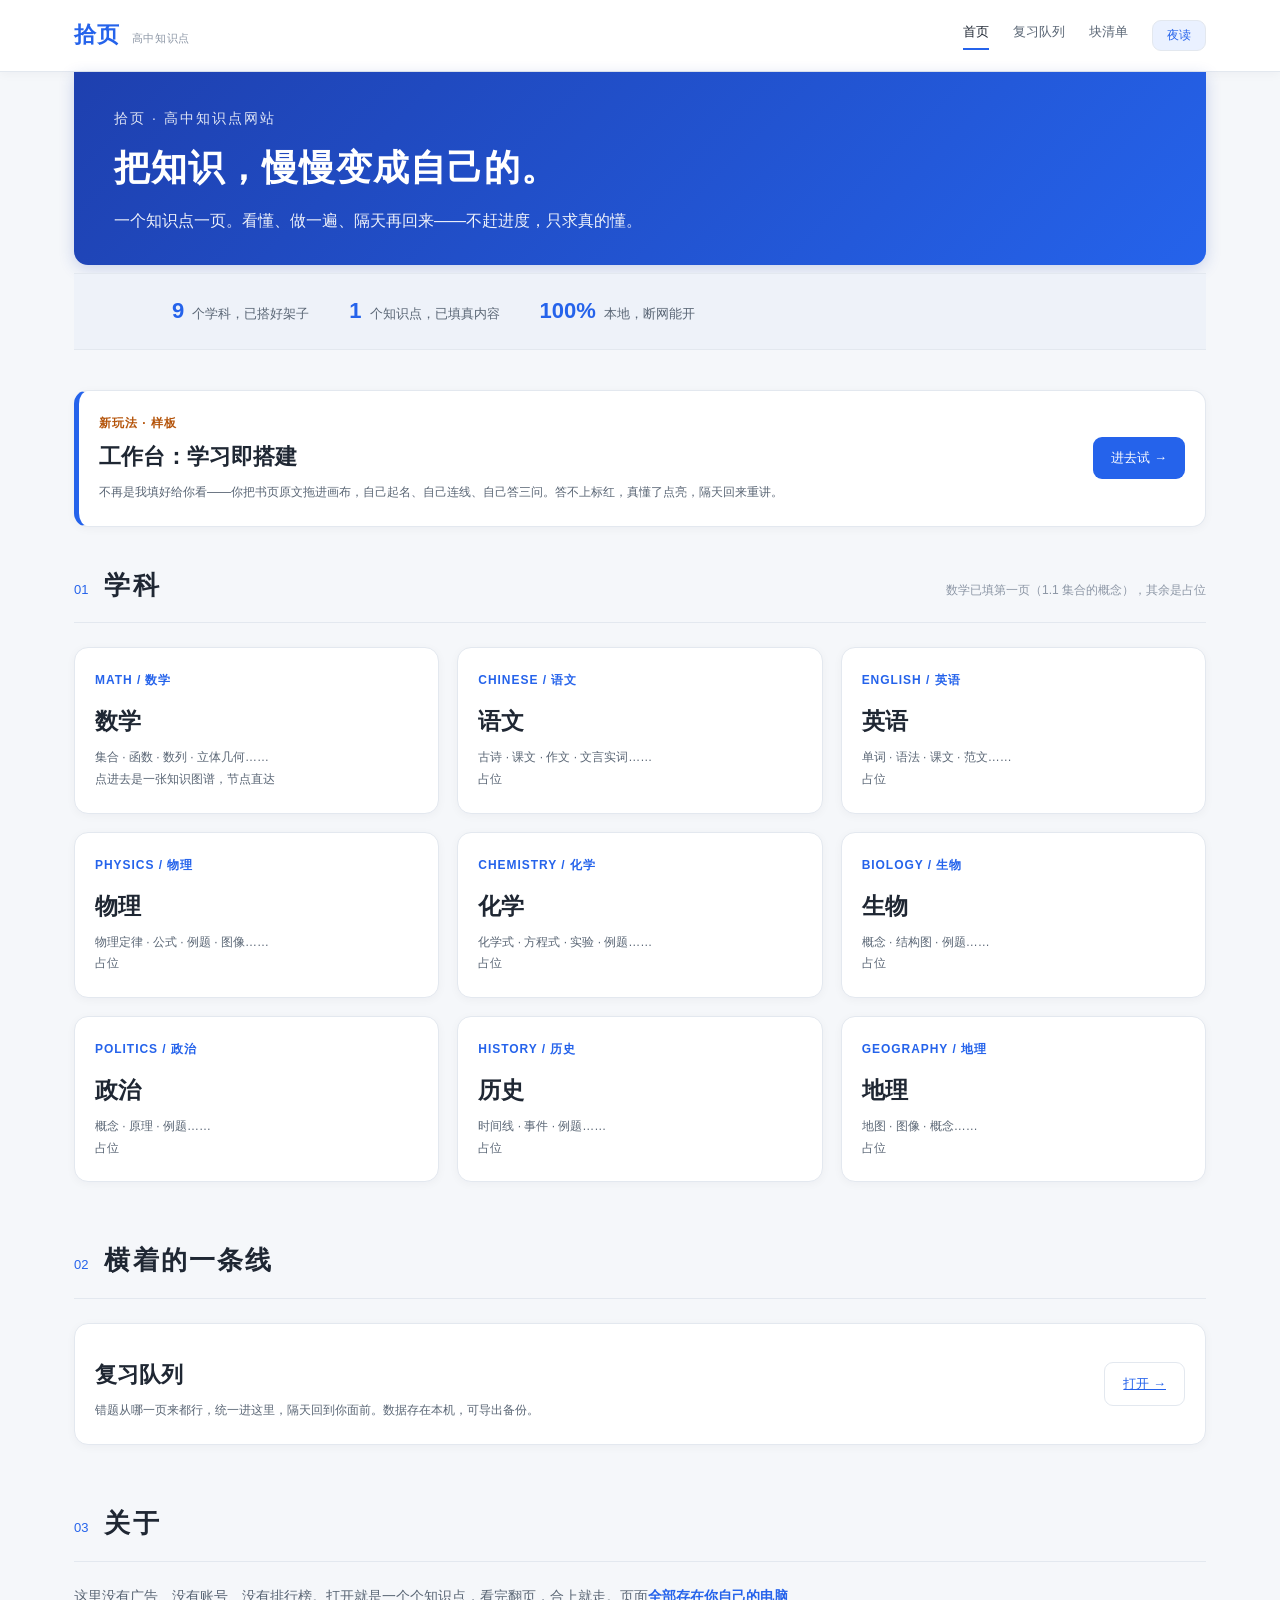
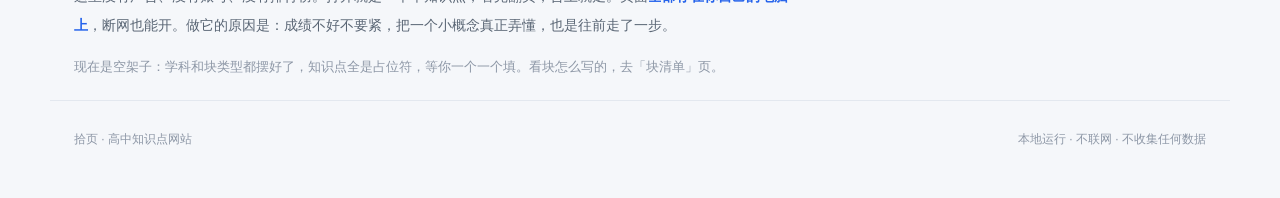
<file: index.html>
<!DOCTYPE html>
<html lang="zh-CN">
<head>
<meta charset="utf-8">
<meta name="viewport" content="width=device-width,initial-scale=1">
<title>拾页 · 高中知识点网站</title>
<script>try{var t=localStorage.getItem('shiyue_theme');if(t)document.documentElement.dataset.theme=t;}catch(e){}</script>
<link rel="stylesheet" href="shared/blocks.css">
</head>
<body>
<script src="shared/nav.js"></script>

<div class="wrap">
  <header class="hero">
    <div class="kicker">拾页 · 高中知识点网站</div>
    <h1>把知识，慢慢变成自己的。</h1>
    <p>一个知识点一页。看懂、做一遍、隔天再回来——不赶进度，只求真的懂。</p>
  </header>

  <div style="border-top:1px solid var(--line);border-bottom:1px solid var(--line);background:var(--paper-2);margin:8px 0 40px">
    <div style="max-width:1000px;margin:auto;padding:18px 32px;display:flex;gap:40px;flex-wrap:wrap;font-size:13px;color:var(--ink-2)">
      <span><b style="font-family:var(--serif);font-size:22px;color:var(--accent);margin-right:8px">9</b>个学科，已搭好架子</span>
      <span><b style="font-family:var(--serif);font-size:22px;color:var(--accent);margin-right:8px">1</b>个知识点，已填真内容</span>
      <span><b style="font-family:var(--serif);font-size:22px;color:var(--accent);margin-right:8px">100%</b>本地，断网能开</span>
    </div>
  </div>

  <a href="workbench.html" class="tile" style="display:flex;align-items:center;justify-content:space-between;gap:20px;min-height:auto;margin-bottom:36px;border-left:5px solid var(--accent)">
    <div>
      <div class="no" style="color:var(--amber)">新玩法 · 样板</div>
      <h3 style="font-family:var(--serif);font-size:22px;margin:4px 0 6px">工作台：学习即搭建</h3>
      <div class="d">不再是我填好给你看——你把书页原文拖进画布，自己起名、自己连线、自己答三问。答不上标红，真懂了点亮，隔天回来重讲。</div>
    </div>
    <span class="btn" style="white-space:nowrap">进去试 →</span>
  </a>

  <section style="padding-bottom:20px">
    <div style="border-bottom:1px solid var(--line);padding-bottom:14px;margin-bottom:24px;display:flex;align-items:baseline;gap:16px">
      <span style="font-family:var(--serif);font-size:13px;color:var(--accent)">01</span>
      <h2 style="font-family:var(--serif);font-size:26px;letter-spacing:.08em">学科</h2>
      <span style="margin-left:auto;font-size:12px;color:var(--ink-3)">数学已填第一页（1.1 集合的概念），其余是占位</span>
    </div>
    <div class="grid">
      <a class="tile" href="subjects/math/map.html"><div class="no">MATH / 数学</div><h3>数学</h3><div class="d">集合 · 函数 · 数列 · 立体几何……<br>点进去是一张知识图谱，节点直达</div></a>
      <a class="tile" href="subjects/chinese/set.html"><div class="no">CHINESE / 语文</div><h3>语文</h3><div class="d">古诗 · 课文 · 作文 · 文言实词……<br>占位</div></a>
      <a class="tile" href="subjects/english/set.html"><div class="no">ENGLISH / 英语</div><h3>英语</h3><div class="d">单词 · 语法 · 课文 · 范文……<br>占位</div></a>
      <a class="tile" href="subjects/physics/set.html"><div class="no">PHYSICS / 物理</div><h3>物理</h3><div class="d">物理定律 · 公式 · 例题 · 图像……<br>占位</div></a>
      <a class="tile" href="subjects/chemistry/set.html"><div class="no">CHEMISTRY / 化学</div><h3>化学</h3><div class="d">化学式 · 方程式 · 实验 · 例题……<br>占位</div></a>
      <a class="tile" href="subjects/biology/set.html"><div class="no">BIOLOGY / 生物</div><h3>生物</h3><div class="d">概念 · 结构图 · 例题……<br>占位</div></a>
      <a class="tile" href="subjects/politics/set.html"><div class="no">POLITICS / 政治</div><h3>政治</h3><div class="d">概念 · 原理 · 例题……<br>占位</div></a>
      <a class="tile" href="subjects/history/set.html"><div class="no">HISTORY / 历史</div><h3>历史</h3><div class="d">时间线 · 事件 · 例题……<br>占位</div></a>
      <a class="tile" href="subjects/geography/set.html"><div class="no">GEOGRAPHY / 地理</div><h3>地理</h3><div class="d">地图 · 图像 · 概念……<br>占位</div></a>
    </div>
  </section>

  <section style="padding:36px 0 20px">
    <div style="border-bottom:1px solid var(--line);padding-bottom:14px;margin-bottom:24px;display:flex;align-items:baseline;gap:16px">
      <span style="font-family:var(--serif);font-size:13px;color:var(--accent)">02</span>
      <h2 style="font-family:var(--serif);font-size:26px;letter-spacing:.08em">横着的一条线</h2>
    </div>
    <div class="tile" style="display:flex;align-items:center;justify-content:space-between;gap:20px;min-height:auto">
      <div><h3 style="font-family:var(--serif);font-size:22px;margin-bottom:6px">复习队列</h3>
      <div class="d">错题从哪一页来都行，统一进这里，隔天回到你面前。数据存在本机，可导出备份。</div></div>
      <a class="btn ghost" href="review.html">打开 →</a>
    </div>
  </section>

  <section style="padding:36px 0 20px">
    <div style="border-bottom:1px solid var(--line);padding-bottom:14px;margin-bottom:20px;display:flex;align-items:baseline;gap:16px">
      <span style="font-family:var(--serif);font-size:13px;color:var(--accent)">03</span>
      <h2 style="font-family:var(--serif);font-size:26px;letter-spacing:.08em">关于</h2>
    </div>
    <p style="font-size:14px;color:var(--ink-2);line-height:2.1;max-width:720px">
      这里没有广告、没有账号、没有排行榜。打开就是一个个知识点，看完翻页，合上就走。页面<b style="color:var(--accent)">全部存在你自己的电脑上</b>，断网也能开。做它的原因是：成绩不好不要紧，把一个小概念真正弄懂，也是往前走了一步。
    </p>
    <p style="font-size:13px;color:var(--ink-3);line-height:2;margin-top:14px">
      现在是空架子：学科和块类型都摆好了，知识点全是占位符，等你一个一个填。看块怎么写的，去「块清单」页。
    </p>
  </section>
</div>

<footer><span>拾页 · 高中知识点网站</span><span>本地运行 · 不联网 · 不收集任何数据</span></footer>
</body>
</html>
</file>
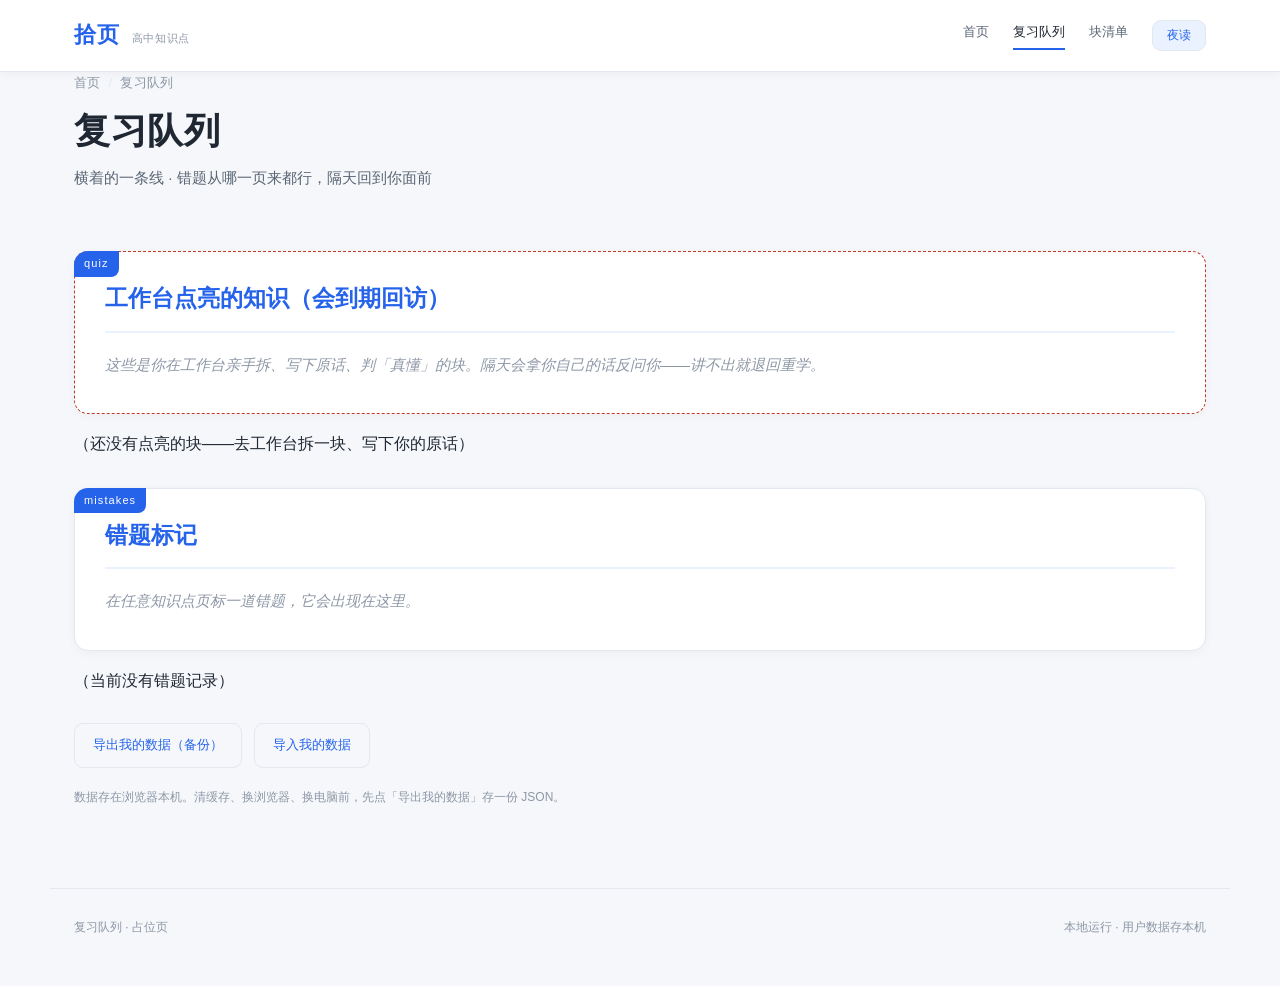
<file: review.html>
<!DOCTYPE html>
<html lang="zh-CN">
<head>
<meta charset="utf-8">
<meta name="viewport" content="width=device-width,initial-scale=1">
<title>复习队列 · 拾页</title>
<script>try{var t=localStorage.getItem('shiyue_theme');if(t)document.documentElement.dataset.theme=t;}catch(e){}</script>
<link rel="stylesheet" href="shared/blocks.css">
</head>
<body>
<script src="shared/store.js"></script>
<script src="shared/nav.js"></script>
<script src="shared/userblocks.js"></script>
<div class="wrap">
  <header class="page-head">
    <div class="crumb"><a href="index.html">首页</a><span>/</span>复习队列</div>
    <h1>复习队列</h1>
    <div class="meta">横着的一条线 · 错题从哪一页来都行，隔天回到你面前</div>
  </header>
  <div class="page-body">
    <section data-block="quiz">
      <h2>工作台点亮的知识（会到期回访）</h2>
      <p class="ph">这些是你在工作台亲手拆、写下原话、判「真懂」的块。隔天会拿你自己的话反问你——讲不出就退回重学。</p>
    </section>

    <div id="brightList" style="margin-top:16px;display:grid;gap:10px"></div>

    <section data-block="mistakes" style="margin-top:30px">
      <h2>错题标记</h2>
      <p class="ph">在任意知识点页标一道错题，它会出现在这里。</p>
    </section>
    <div id="reviewList" style="margin-top:16px;display:grid;gap:12px"></div>

    <div class="actions">
      <button class="btn ghost" data-act="export" type="button">导出我的数据（备份）</button>
      <label class="btn ghost">导入我的数据<input type="file" accept="application/json" data-act="import" style="display:none"></label>
    </div>
    <p style="font-size:12px;color:var(--ink-3);margin-top:18px;line-height:1.9">
      数据存在浏览器本机。清缓存、换浏览器、换电脑前，先点「导出我的数据」存一份 JSON。
    </p>
  </div>
</div>
<footer><span>复习队列 · 占位页</span><span>本地运行 · 用户数据存本机</span></footer>
<script>
(function(){
  var all = window.ShiyueStore.load();
  var DAY = 24*60*60*1000;

  // ① 工作台点亮的块（两套账本现在通了）
  var bbox = document.getElementById('brightList');
  var bright = all.nodes.filter(function(x){ return x.level === 'bright'; });
  if (!bright.length){
    bbox.innerHTML = '<p class="ph">（还没有点亮的块——去工作台拆一块、写下你的原话）</p>';
  } else {
    bright.forEach(function(x){
      var due = x.masteredAt && (Date.now() - x.masteredAt >= DAY);
      var el = document.createElement('div');
      el.className = 'tile'; el.style.minHeight = 'auto';
      el.innerHTML = '<div class="no">' + (due ? '● 到期该重讲' : '已点亮') + '</div>' +
        '<div class="d"><b>' + (x.name || '未命名') + '</b>' +
        (x.words ? '<br>你的原话：「' + x.words + '」' : '') +
        '</div>';
      bbox.appendChild(el);
    });
  }

  // ② 错题标记
  var d = all.blocks;
  var box = document.getElementById('reviewList');
  var n = 0;
  Object.keys(d).forEach(function(page){
    Object.keys(d[page]).forEach(function(block){
      n++;
      var el = document.createElement('div');
      el.className = 'tile';
      el.style.minHeight = 'auto';
      el.innerHTML = '<div class="no">PAGE / ' + page + '</div><div class="d">块：' + block +
        '<br>次数：' + (d[page][block].times || 1) + '</div>';
      box.appendChild(el);
    });
  });
  if (n === 0) box.innerHTML = '<p class="ph">（当前没有错题记录）</p>';
})();
</script>
</body>
</html>
</file>
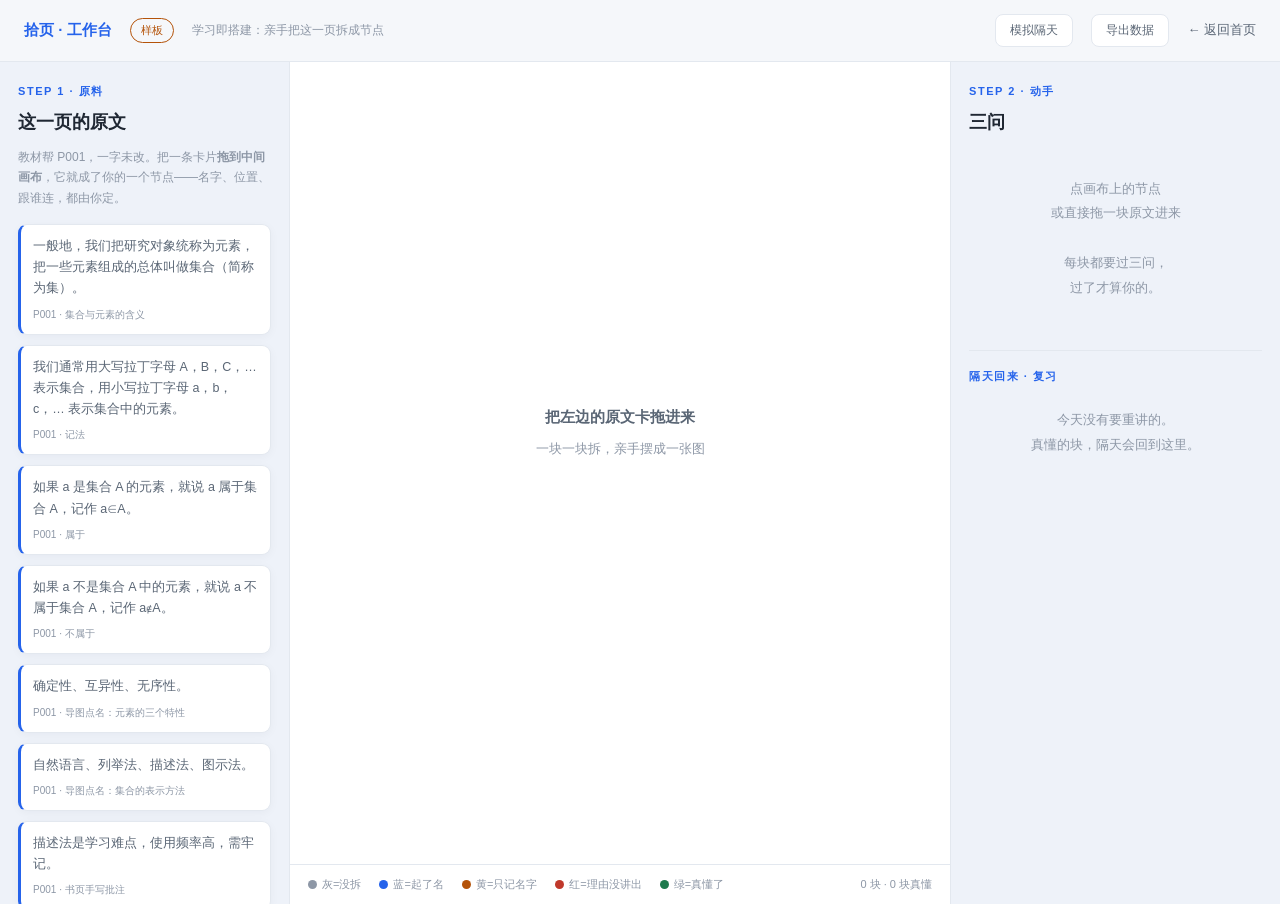
<file: workbench.html>
<!DOCTYPE html>
<html lang="zh-CN">
<head>
<meta charset="utf-8">
<meta name="viewport" content="width=device-width,initial-scale=1">
<title>工作台 · 样板 · 拾页</title>
<script>try{var t=localStorage.getItem('shiyue_theme');if(t)document.documentElement.dataset.theme=t;}catch(e){}</script>
<script src="shared/store.js"></script>
<link rel="stylesheet" href="shared/blocks.css">
<style>
/* ===== 工作台专属：学习即搭建。三栏，一屏，不竖滑。 ===== */
.wb-top{max-width:1500px;margin:auto;padding:14px 24px;display:flex;align-items:center;gap:18px;border-bottom:1px solid var(--line)}
.wb-top .brand{font-size:15px;font-weight:700;color:var(--accent)}
.wb-top .tag{font-size:11px;color:var(--amber);border:1px solid var(--amber);border-radius:20px;padding:2px 10px}
.wb-top .spacer{flex:1}
.wb-top button{font-size:12px;padding:7px 14px;background:var(--card);color:var(--ink-2);border:1px solid var(--line);border-radius:8px;cursor:pointer}
.wb-top button:hover{border-color:var(--accent);color:var(--accent)}
.wb-top a{font-size:13px;color:var(--ink-2);text-decoration:none}
.wb-top a:hover{color:var(--accent)}

.wb{display:grid;grid-template-columns:290px 1fr 330px;gap:0;max-width:1500px;margin:auto;height:calc(100vh - 58px);min-height:620px}
.wb-col{min-width:0;overflow:auto}
.wb-left{border-right:1px solid var(--line);padding:20px 18px;background:var(--paper-2)}
.wb-mid{padding:0;position:relative;background:var(--card)}
.wb-right{border-left:1px solid var(--line);padding:20px 18px;background:var(--paper-2)}

.col-k{font-size:11px;letter-spacing:.14em;color:var(--accent);font-weight:700;margin-bottom:6px}
.col-h{font-size:18px;font-weight:700;margin-bottom:8px}
.col-tip{font-size:12px;color:var(--ink-3);line-height:1.7;margin-bottom:16px}

/* 待拆原文卡 */
.mat{background:var(--card);border:1px solid var(--line);border-left:3px solid var(--accent);border-radius:9px;
  padding:11px 12px;margin-bottom:10px;cursor:grab;font-size:12.5px;line-height:1.7;color:var(--ink-2);box-shadow:var(--shadow)}
.mat:active{cursor:grabbing}
.mat .src{font-size:10px;color:var(--ink-3);display:block;margin-top:6px}
.mat.used{opacity:.4;border-left-color:var(--ink-3);cursor:default}
.mat:hover:not(.used){border-color:var(--accent);color:var(--ink)}

/* 画布 */
.canvas-wrap{position:absolute;inset:0;overflow:hidden}
#edges{position:absolute;inset:0;width:100%;height:100%;pointer-events:none}
#canvas{position:absolute;inset:0}
.canvas-hint{position:absolute;left:50%;top:44%;transform:translate(-50%,-50%);text-align:center;color:var(--ink-3);font-size:13px;line-height:2;pointer-events:none}
.canvas-hint b{display:block;font-size:15px;color:var(--ink-2);margin-bottom:4px}
.canvas-bar{position:absolute;left:0;right:0;bottom:0;padding:10px 18px;background:var(--card);border-top:1px solid var(--line);
  font-size:11px;color:var(--ink-3);display:flex;gap:18px;align-items:center;z-index:5}
.legend{display:inline-flex;align-items:center;gap:5px}
.legend i{width:9px;height:9px;border-radius:50%;display:inline-block}

/* 节点 */
.node{position:absolute;width:104px;min-height:44px;transform:translate(-50%,-50%);cursor:grab;
  background:var(--card);border:2px solid var(--ink-3);border-radius:12px;padding:7px 8px;text-align:center;
  box-shadow:var(--shadow);user-select:none;transition:box-shadow .15s}
.node:active{cursor:grabbing}
.node .nm{font-size:12px;font-weight:700;line-height:1.4;word-break:break-all}
.node .st{font-size:10px;margin-top:3px;color:var(--ink-3)}
.node.raw{border-style:dashed;border-color:var(--ink-3)}
.node.raw .st{color:var(--ink-3)}
.node.named{border-color:var(--accent)}
.node.yellow{border-color:var(--amber);background:var(--amber-soft)}
.node.yellow .st{color:var(--amber)}
.node.red{border-color:var(--red);background:var(--red-soft)}
.node.red .st{color:var(--red)}
.node.bright{border-color:var(--green);background:var(--green-soft);box-shadow:0 0 0 3px rgba(30,122,77,.12)}
.node.bright .st{color:var(--green)}
.node.sel{box-shadow:0 0 0 3px var(--accent),var(--shadow)}

/* 三问面板 */
.qbox{border:1px solid var(--line);border-radius:10px;padding:14px;margin-bottom:14px;background:var(--card);box-shadow:var(--shadow)}
.qbox .qt{font-size:13px;font-weight:700;margin-bottom:4px}
.qbox .qh{font-size:11px;color:var(--ink-3);line-height:1.6;margin-bottom:10px}
.qbox input[type=text],.qbox select,.qbox textarea{width:100%;font-size:13px;padding:8px 10px;border:1px solid var(--line);
  border-radius:7px;background:var(--paper);color:var(--ink);font-family:var(--sans);box-sizing:border-box}
.qbox textarea{resize:vertical;min-height:52px;line-height:1.6}
.pick{display:flex;gap:8px;margin-top:8px}
.pick button{flex:1;font-size:12px;padding:9px;border:1px solid var(--line);border-radius:8px;background:var(--paper);color:var(--ink-2);cursor:pointer}
.pick button.on[data-v=bright]{border-color:var(--green);background:var(--green-soft);color:var(--green)}
.pick button.on[data-v=yellow]{border-color:var(--amber);background:var(--amber-soft);color:var(--amber)}
.savebtn{width:100%;margin-top:12px;padding:11px;background:var(--accent);color:#fff;border:0;border-radius:8px;font-size:14px;font-weight:700;cursor:pointer}
.delbtn{width:100%;margin-top:8px;padding:7px;background:none;color:var(--red);border:1px solid var(--line);border-radius:8px;font-size:12px;cursor:pointer}
.empty{color:var(--ink-3);font-size:13px;line-height:1.9;text-align:center;padding:30px 10px}
.review-item{border:1px solid var(--line);border-left:3px solid var(--amber);border-radius:8px;padding:10px 11px;margin-bottom:8px;font-size:12px;background:var(--card)}
.review-item b{color:var(--ink)}
.review-item button{font-size:11px;margin-top:8px;padding:5px 10px;border-radius:6px;cursor:pointer}
.review-item button.rv-ok{background:var(--accent);color:#fff;border:0}
.review-item button.rv-no{background:none;color:var(--red);border:1px solid var(--line)}
.banner{font-size:11px;color:var(--ink-3);background:var(--accent-soft);border-radius:8px;padding:9px 11px;line-height:1.7;margin-bottom:16px}
</style>
</head>
<body>
<div class="wb-top">
  <span class="brand">拾页 · 工作台</span>
  <span class="tag">样板</span>
  <span style="font-size:12px;color:var(--ink-3)">学习即搭建：亲手把这一页拆成节点</span>
  <span class="spacer"></span>
  <button id="btnSim" type="button" title="演示隔天效果">模拟隔天</button>
  <button id="btnExport" type="button">导出数据</button>
  <a href="index.html">← 返回首页</a>
</div>

<div class="wb">
  <!-- 左：待拆原文 -->
  <div class="wb-col wb-left">
    <div class="col-k">STEP 1 · 原料</div>
    <div class="col-h">这一页的原文</div>
    <div class="col-tip">教材帮 P001，一字未改。把一条卡片<b>拖到中间画布</b>，它就成了你的一个节点——名字、位置、跟谁连，都由你定。</div>
    <div id="mats"></div>
  </div>

  <!-- 中：画布 -->
  <div class="wb-col wb-mid">
    <div class="canvas-wrap">
      <svg id="edges"></svg>
      <div id="canvas"></div>
      <div class="canvas-hint" id="hint"><b>把左边的原文卡拖进来</b>一块一块拆，亲手摆成一张图</div>
      <div class="canvas-bar">
        <span class="legend"><i style="background:var(--ink-3)"></i>灰=没拆</span>
        <span class="legend"><i style="background:var(--accent)"></i>蓝=起了名</span>
        <span class="legend"><i style="background:var(--amber)"></i>黄=只记名字</span>
        <span class="legend"><i style="background:var(--red)"></i>红=理由没讲出</span>
        <span class="legend"><i style="background:var(--green)"></i>绿=真懂了</span>
        <span class="spacer" style="flex:1"></span>
        <span id="stat">0 块</span>
      </div>
    </div>
  </div>

  <!-- 右：三问 + 复习 -->
  <div class="wb-col wb-right">
    <div class="col-k">STEP 2 · 动手</div>
    <div class="col-h">三问</div>
    <div id="askArea"></div>
    <div style="border-top:1px solid var(--line);margin-top:20px;padding-top:16px">
      <div class="col-k">隔天回来 · 复习</div>
      <div id="reviewArea"></div>
    </div>
  </div>
</div>

<script>
(function(){
  'use strict';
  var NS='http://www.w3.org/2000/svg';
  var DAY=24*60*60*1000;

  /* 教材帮 P001 原文，已在 set.html 确认过，一字不改 */
  var MATERIALS=[
    {id:'m1', text:'一般地，我们把研究对象统称为元素，把一些元素组成的总体叫做集合（简称为集）。', src:'P001 · 集合与元素的含义'},
    {id:'m2', text:'我们通常用大写拉丁字母 A，B，C，… 表示集合，用小写拉丁字母 a，b，c，… 表示集合中的元素。', src:'P001 · 记法'},
    {id:'m3', text:'如果 a 是集合 A 的元素，就说 a 属于集合 A，记作 a∈A。', src:'P001 · 属于'},
    {id:'m4', text:'如果 a 不是集合 A 中的元素，就说 a 不属于集合 A，记作 a∉A。', src:'P001 · 不属于'},
    {id:'m5', text:'确定性、互异性、无序性。', src:'P001 · 导图点名：元素的三个特性'},
    {id:'m6', text:'自然语言、列举法、描述法、图示法。', src:'P001 · 导图点名：集合的表示方法'},
    {id:'m7', text:'描述法是学习难点，使用频率高，需牢记。', src:'P001 · 书页手写批注'},
    {id:'m8', text:'常用数集的表示（这一页正文没给具体记号）。', src:'P001 · 导图点名，正文未展开'}
  ];

  var state=load();
  var sel=null;
  var levelAns=null;

  function load(){ return window.ShiyueStore.load(); }
  function save(){ window.ShiyueStore.save(state); }
  function byId(id){for(var i=0;i<state.nodes.length;i++)if(state.nodes[i].id===id)return state.nodes[i];return null;}

  /* ---------- 左栏：原文卡 ---------- */
  function renderMats(){
    var box=document.getElementById('mats');box.innerHTML='';
    MATERIALS.forEach(function(m){
      var used=state.nodes.some(function(n){return n.mat===m.id;});
      var d=document.createElement('div');
      d.className='mat'+(used?' used':'');d.draggable=!used;d.dataset.mat=m.id;
      d.innerHTML=m.text+'<span class="src">'+m.src+(used?' · 已拆':'')+'</span>';
      if(!used)d.addEventListener('dragstart',function(e){e.dataTransfer.setData('text/plain',m.id);e.dataTransfer.effectAllowed='copy';});
      box.appendChild(d);
    });
  }

  /* ---------- 画布：拖放成节点 ---------- */
  var canvas=document.getElementById('canvas');
  canvas.addEventListener('dragover',function(e){e.preventDefault();e.dataTransfer.dropEffect='copy';});
  canvas.addEventListener('drop',function(e){
    e.preventDefault();
    var mid=e.dataTransfer.getData('text/plain');
    if(!mid)return;
    var r=canvas.getBoundingClientRect();
    var x=Math.max(60,Math.min(r.width-60,e.clientX-r.left));
    var y=Math.max(40,Math.min(r.height-40,e.clientY-r.top));
    var mat=MATERIALS.filter(function(m){return m.id===mid;})[0];
    var n={id:'n'+Date.now()+Math.floor(Math.random()*100),mat:mid,raw:mat?mat.text:'',
      name:'',relTo:'',why:'',level:'raw',createdAt:Date.now(),masteredAt:0,x:x,y:y};
    state.nodes.push(n);save();renderAll();select(n.id);
  });

  /* 节点可再拖动改位置 */
  function makeDraggable(el,n){
    el.addEventListener('mousedown',function(e){
      if(e.button!==0)return;
      e.preventDefault();
      var r=canvas.getBoundingClientRect();
      function mv(ev){
        n.x=Math.max(55,Math.min(r.width-55,ev.clientX-r.left));
        n.y=Math.max(32,Math.min(r.height-32,ev.clientY-r.top));
        el.style.left=n.x+'px';el.style.top=n.y+'px';drawEdges();
      }
      function up(){document.removeEventListener('mousemove',mv);document.removeEventListener('mouseup',up);save();}
      document.addEventListener('mousemove',mv);document.addEventListener('mouseup',up);
    });
  }

  /* ---------- 渲染节点 + 连线 ---------- */
  function levelText(n){
    return {raw:'没拆 · 待答',named:'已起名 · 待连',yellow:'只记名字',red:'理由没讲出',bright:'真懂了'}[n.level]||'';
  }
  function renderNodes(){
    canvas.querySelectorAll('.node').forEach(function(e){e.remove();});
    state.nodes.forEach(function(n){
      var d=document.createElement('div');
      d.className='node '+n.level+(sel===n.id?' sel':'');
      d.style.left=n.x+'px';d.style.top=n.y+'px';
      d.innerHTML='<div class="nm">'+(n.name||'（还没起名）')+'</div><div class="st">'+levelText(n)+'</div>';
      d.addEventListener('click',function(e){e.stopPropagation();select(n.id);});
      makeDraggable(d,n);
      canvas.appendChild(d);
    });
    document.getElementById('hint').style.display=state.nodes.length?'none':'block';
    document.getElementById('stat').textContent=state.nodes.length+' 块 · '+state.nodes.filter(function(n){return n.level==='bright';}).length+' 块真懂';
  }
  function drawEdges(){
    var svg=document.getElementById('edges');svg.innerHTML='';
    state.nodes.forEach(function(n){
      if(!n.relTo)return;
      var t=byId(n.relTo);if(!t)return;
      var ln=document.createElementNS(NS,'line');
      ln.setAttribute('x1',n.x);ln.setAttribute('y1',n.y);
      ln.setAttribute('x2',t.x);ln.setAttribute('y2',t.y);
      ln.setAttribute('stroke',n.why?'var(--green)':'var(--red)');
      ln.setAttribute('stroke-width','1.5');
      ln.setAttribute('stroke-dasharray',n.why?'none':'4 4');
      svg.appendChild(ln);
      if(n.why){
        var tx=document.createElementNS(NS,'text');
        tx.setAttribute('x',(n.x+t.x)/2);tx.setAttribute('y',(n.y+t.y)/2-6);
        tx.setAttribute('text-anchor','middle');tx.setAttribute('font-size','10');
        tx.setAttribute('fill','var(--ink-3)');tx.textContent=n.why.slice(0,10);
        svg.appendChild(tx);
      }
    });
  }
  canvas.addEventListener('click',function(){sel=null;levelAns=null;renderAll();});

  /* ---------- 三问面板 ---------- */
  function select(id){sel=id;var n=byId(id);levelAns=n?(n.level==='bright'?'bright':n.level==='yellow'?'yellow':null):null;renderAll();}
  function renderAsk(){
    var box=document.getElementById('askArea');
    var n=sel?byId(sel):null;
    if(!n){
      box.innerHTML='<div class="empty">点画布上的节点<br>或直接拖一块原文进来<br><br>每块都要过三问，<br>过了才算你的。</div>';return;
    }
    var opts='<option value="">先不连</option>';
    state.nodes.forEach(function(o){if(o.id!==n.id)opts+='<option value="'+o.id+'"'+(n.relTo===o.id?' selected':'')+'>'+(o.name||'未命名')+'</option>';});
    box.innerHTML=
      '<div class="banner">原文：'+n.raw.slice(0,42)+(n.raw.length>42?'…':'')+'</div>'+
      '<div class="qbox"><div class="qt">问 1 · 这块叫什么？</div>'+
        '<div class="qh">用自己的话起个名字，别照抄原文。</div>'+
        '<input type="text" id="qName" value="'+(n.name||'').replace(/"/g,'&quot;')+'" placeholder="例如：集合与元素的含义"></div>'+
      '<div class="qbox"><div class="qt">问 2 · 跟谁有关？凭什么？</div>'+
        '<div class="qh">选一个已有节点，再用一句话说清关系。说不出理由，这条线就是红的。</div>'+
        '<select id="qRel">'+opts+'</select>'+
        '<textarea id="qWhy" placeholder="例如：这条定义了元素和集合，是知道 a∈A 的前提" style="margin-top:8px">'+(''+n.why).replace(/</g,'&lt;')+'</textarea></div>'+
      '<div class="qbox"><div class="qt">问 2.5 · 合上书，用你自己的话讲一遍</div>'+
        '<div class="qh">这是隔天回访要拿来问你的原话——必须是你自己说的，不许抄书。至少写一句完整的话。</div>'+
        '<textarea id="qWords" placeholder="例如：集合只认装了谁，不认写成啥样" style="min-height:64px">'+(''+n.words).replace(/</g,'&lt;')+'</textarea>'+
        '<div class="qh" style="margin-top:8px;border-top:1px dashed var(--line);padding-top:8px">讲给自己听的三层：<b>凭什么</b> → 举个<b>例子</b> → 举个<b>反例</b>。三层都答得出，才配点「真懂」。</div></div>'+
      '<div class="qbox"><div class="qt">问 3 · 真懂，还是只记个名字？</div>'+
        '<div class="qh">诚实选。选真懂，得有上面那句你自己的话——没有就点不亮。</div>'+
        '<div class="pick"><button type="button" data-v="bright" class="'+(levelAns==='bright'?'on':'')+'">真懂了</button>'+
        '<button type="button" data-v="yellow" class="'+(levelAns==='yellow'?'on':'')+'">只记名字</button></div>'+
        '<button class="savebtn" id="qSave" type="button">保存这一块</button>'+
        '<button class="delbtn" id="qDel" type="button">删掉这一块</button></div>';

    box.querySelectorAll('.pick button').forEach(function(b){
      b.addEventListener('click',function(){
        /* 重绘前先把已填内容存回节点，否则点「真懂」会清空前面填的名字和理由 */
        var ni=document.getElementById('qName'), ri=document.getElementById('qRel'), wi=document.getElementById('qWhy'), oi=document.getElementById('qWords');
        if(ni) n.name=ni.value.trim();
        if(ri) n.relTo=ri.value;
        if(wi) n.why=wi.value.trim();
        if(oi) n.words=oi.value.trim();
        levelAns=(levelAns===b.dataset.v?null:b.dataset.v);
        renderAsk();
      });
    });
    document.getElementById('qSave').addEventListener('click',function(){
      var name=document.getElementById('qName').value.trim();
      var rel=document.getElementById('qRel').value;
      var why=document.getElementById('qWhy').value.trim();
      var words=document.getElementById('qWords').value.trim();
      if(!name){alert('先给这块起个名字——说不出它叫什么，就是还没拆明白。');return;}
      if(rel&&!why){alert('选了跟谁有关，就得讲出「凭什么」。讲不出，先回书里看看。');return;}
      // 核心：选「真懂」必须有自己的原话，且不是照抄原文。这是隔天回访的弹药。
      if(levelAns==='bright'&&words.length<8){alert('选「真懂」之前，先合上书用你自己的话写一句（至少 8 个字）。\n抄原文不算——隔天我要拿这句话反过来问你。');return;}
      n.name=name;n.relTo=rel;n.why=why;n.words=words;
      if(levelAns==='bright'&&rel&&!why){n.level='red';}
      else if(levelAns==='bright'){n.level='bright';n.masteredAt=(n.masteredAt||Date.now());}
      else if(levelAns==='yellow'){n.level='yellow';}
      else{n.level='named';}
      save();renderAll();
    });
    document.getElementById('qDel').addEventListener('click',function(){
      state.nodes=state.nodes.filter(function(x){return x.id!==n.id;});
      state.nodes.forEach(function(x){if(x.relTo===n.id)x.relTo='';});
      sel=null;levelAns=null;save();renderAll();
    });
  }

  /* ---------- 隔天复习 ---------- */
  function renderReview(){
    var box=document.getElementById('reviewArea');
    var due=state.nodes.filter(function(n){return n.level==='bright'&&n.masteredAt&&Date.now()-n.masteredAt>=DAY;});
    if(!due.length){box.innerHTML='<div class="empty" style="padding:16px 6px">今天没有要重讲的。<br>真懂的块，隔天会回到这里。</div>';return;}
    box.innerHTML='';
    due.forEach(function(n){
      var d=document.createElement('div');d.className='review-item';
      var quote=n.words?('「'+n.words+'」'):'（这块当时没留下原话——那就不算真懂）';
      d.innerHTML='<b>'+n.name+'</b><br>'+
        '<div style="font-size:11px;color:var(--ink-3);margin:6px 0;line-height:1.6">你当时说：'+quote+'</div>'+
        '<span style="color:var(--ink-3)">先别看这句话，合上书自己讲一遍「'+n.name+'」——讲得出才点通过。</span><br>'+
        '<button type="button" class="rv-ok">讲得出 · 通过</button>'+
        '<button type="button" class="rv-no" style="background:none;color:var(--red);border:1px solid var(--line);margin-left:6px">讲不出 · 退回</button>';
      d.querySelector('.rv-ok').addEventListener('click',function(){
        n.masteredAt=Date.now();save();renderAll();
      });
      d.querySelector('.rv-no').addEventListener('click',function(){
        n.level='red';n.masteredAt=0;save();select(n.id);
      });
      box.appendChild(d);
    });
  }

  function renderAll(){renderMats();renderNodes();drawEdges();renderAsk();renderReview();}

  /* ---------- 顶栏按钮 ---------- */
  document.getElementById('btnSim').addEventListener('click',function(){
    var c=0;state.nodes.forEach(function(n){if(n.level==='bright'){n.masteredAt=Date.now()-DAY-1000;c++;}});
    save();renderAll();alert(c?('已把 '+c+' 块真懂的节点设为「隔天」，右边出现了复习任务。'):'还没有真懂的节点，先点亮几块再模拟。');
  });
  document.getElementById('btnExport').addEventListener('click',function(){
    var blob=new Blob([JSON.stringify(state,null,2)],{type:'application/json'});
    var a=document.createElement('a');a.href=URL.createObjectURL(blob);
    a.download='工作台数据_'+new Date().toISOString().slice(0,10)+'.json';a.click();
    URL.revokeObjectURL(a.href);
  });

  renderAll();
})();
</script>
</body>
</html>
</file>
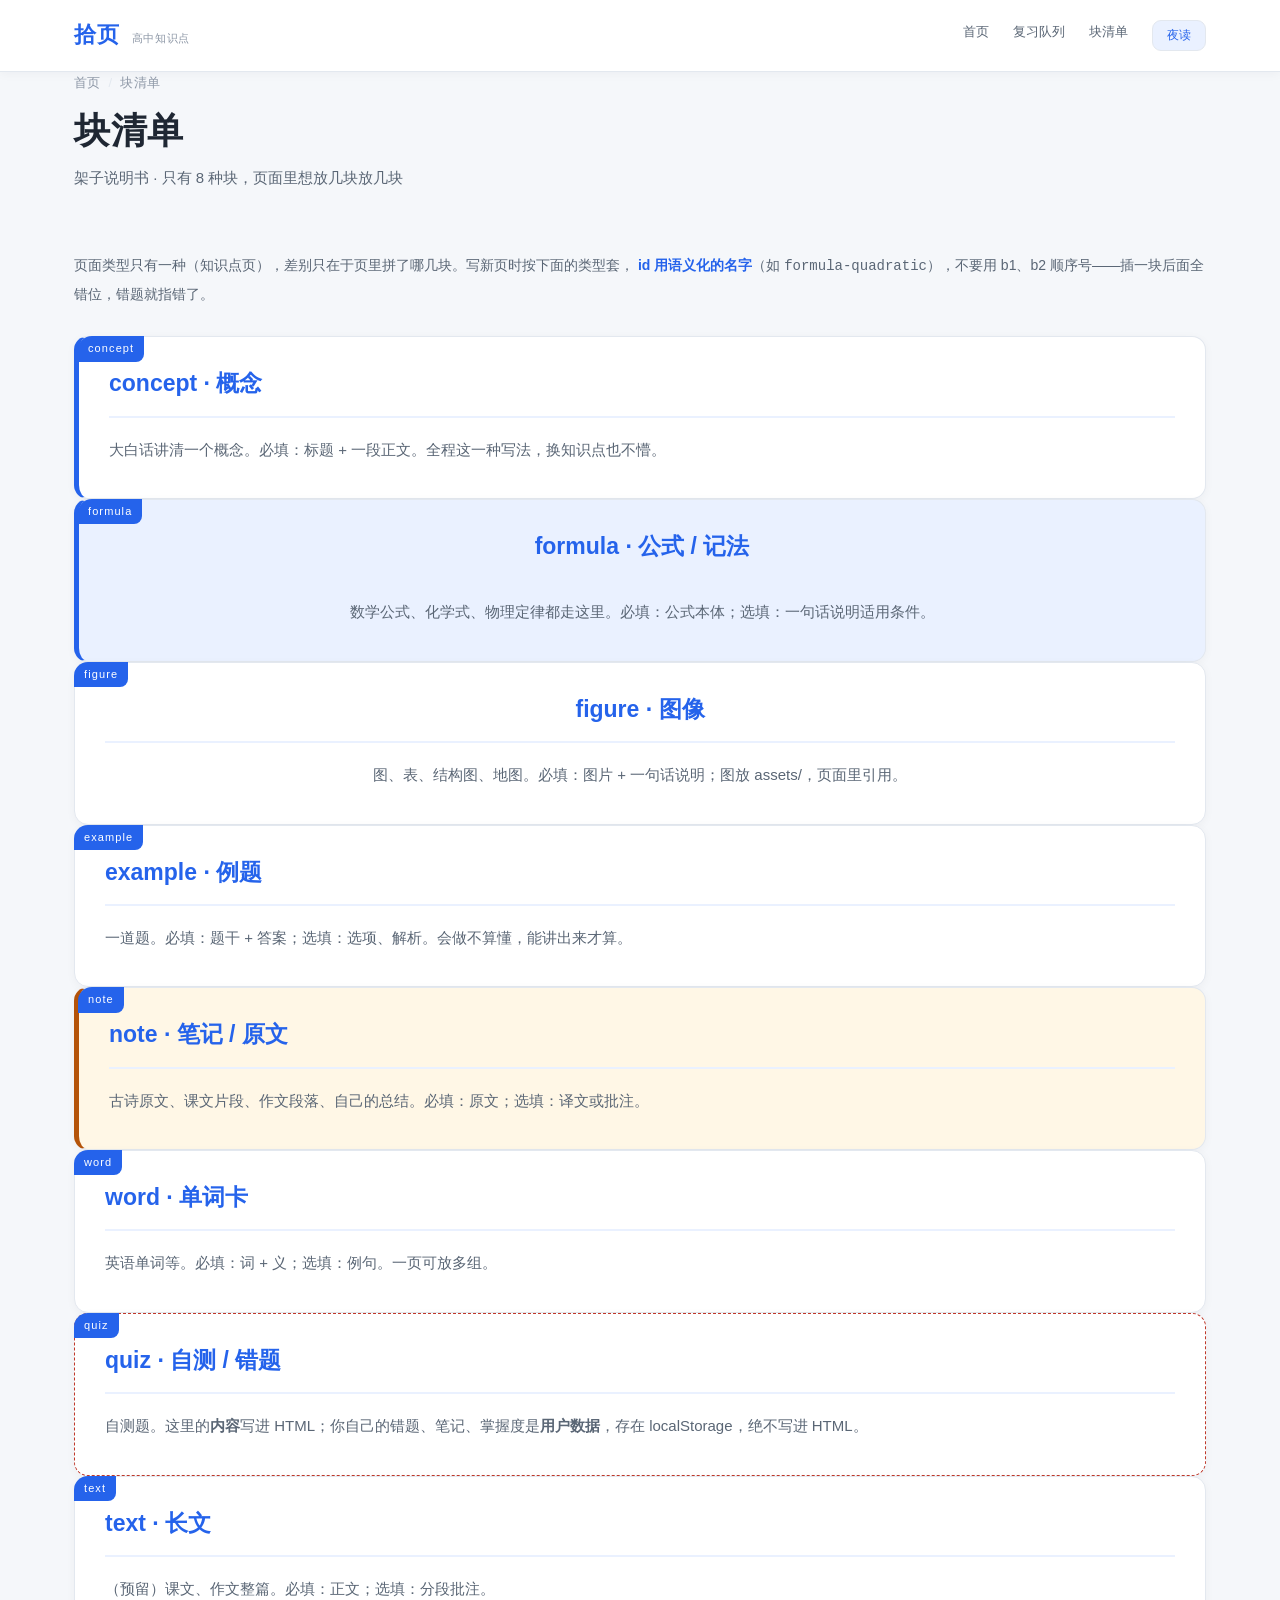
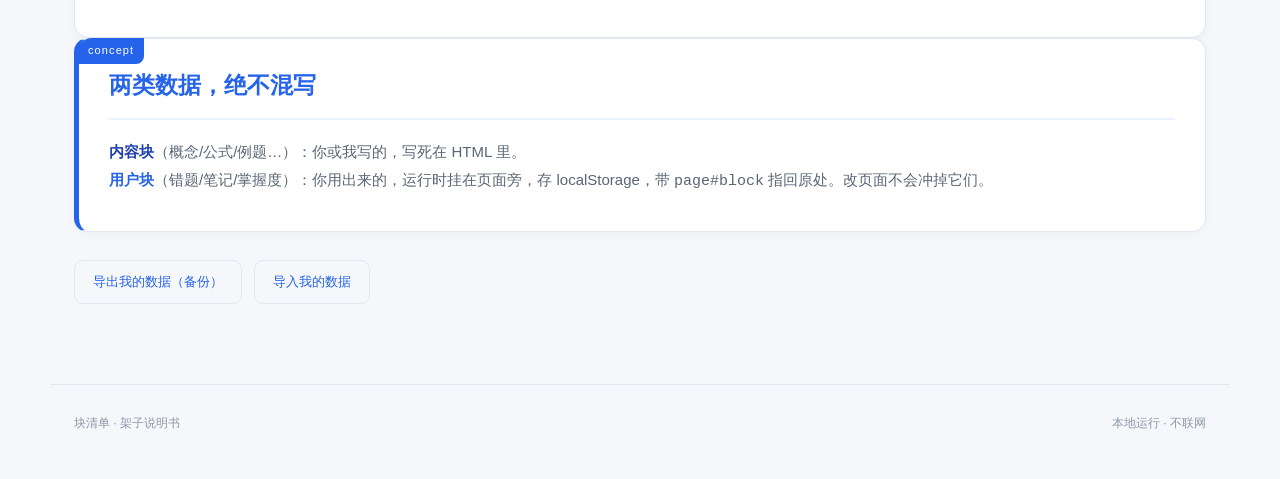
<file: shared/块清单.html>
<!DOCTYPE html>
<html lang="zh-CN">
<head>
<meta charset="utf-8">
<meta name="viewport" content="width=device-width,initial-scale=1">
<title>块清单 · 拾页</title>
<script>try{var t=localStorage.getItem('shiyue_theme');if(t)document.documentElement.dataset.theme=t;}catch(e){}</script>
<link rel="stylesheet" href="blocks.css">
</head>
<body>
<script src="nav.js"></script>
<div class="wrap">
  <header class="page-head">
    <div class="crumb"><a href="../index.html">首页</a><span>/</span>块清单</div>
    <h1>块清单</h1>
    <div class="meta">架子说明书 · 只有 8 种块，页面里想放几块放几块</div>
  </header>
  <div class="page-body">
    <p style="font-size:14px;color:var(--ink-2);line-height:2;margin-bottom:28px">
      页面类型只有一种（知识点页），差别只在于页里拼了哪几块。写新页时按下面的类型套，
      <b style="color:var(--accent)">id 用语义化的名字</b>（如 <code>formula-quadratic</code>），不要用 b1、b2 顺序号——插一块后面全错位，错题就指错了。
    </p>

    <section data-block="concept"><h2>concept · 概念</h2>
      <p>大白话讲清一个概念。必填：标题 + 一段正文。全程这一种写法，换知识点也不懵。</p></section>

    <section data-block="formula"><h2>formula · 公式 / 记法</h2>
      <p>数学公式、化学式、物理定律都走这里。必填：公式本体；选填：一句话说明适用条件。</p></section>

    <section data-block="figure"><h2>figure · 图像</h2>
      <p>图、表、结构图、地图。必填：图片 + 一句话说明；图放 assets/，页面里引用。</p></section>

    <section data-block="example"><h2>example · 例题</h2>
      <p>一道题。必填：题干 + 答案；选填：选项、解析。会做不算懂，能讲出来才算。</p></section>

    <section data-block="note"><h2>note · 笔记 / 原文</h2>
      <p>古诗原文、课文片段、作文段落、自己的总结。必填：原文；选填：译文或批注。</p></section>

    <section data-block="word"><h2>word · 单词卡</h2>
      <p>英语单词等。必填：词 + 义；选填：例句。一页可放多组。</p></section>

    <section data-block="quiz"><h2>quiz · 自测 / 错题</h2>
      <p>自测题。这里的<b>内容</b>写进 HTML；你自己的错题、笔记、掌握度是<b>用户数据</b>，存在 localStorage，绝不写进 HTML。</p></section>

    <section data-block="text"><h2>text · 长文</h2>
      <p>（预留）课文、作文整篇。必填：正文；选填：分段批注。</p></section>

    <section data-block="concept"><h2>两类数据，绝不混写</h2>
      <p><b style="color:var(--accent-2)">内容块</b>（概念/公式/例题…）：你或我写的，写死在 HTML 里。<br>
      <b style="color:var(--accent)">用户块</b>（错题/笔记/掌握度）：你用出来的，运行时挂在页面旁，存 localStorage，带 <code>page#block</code> 指回原处。改页面不会冲掉它们。</p></section>

    <div class="actions">
      <button class="btn ghost" data-act="export" type="button">导出我的数据（备份）</button>
      <label class="btn ghost">导入我的数据<input type="file" accept="application/json" data-act="import" style="display:none"></label>
    </div>
  </div>
</div>
<script src="store.js"></script>
<script src="userblocks.js"></script>
<footer><span>块清单 · 架子说明书</span><span>本地运行 · 不联网</span></footer>
</body>
</html>
</file>
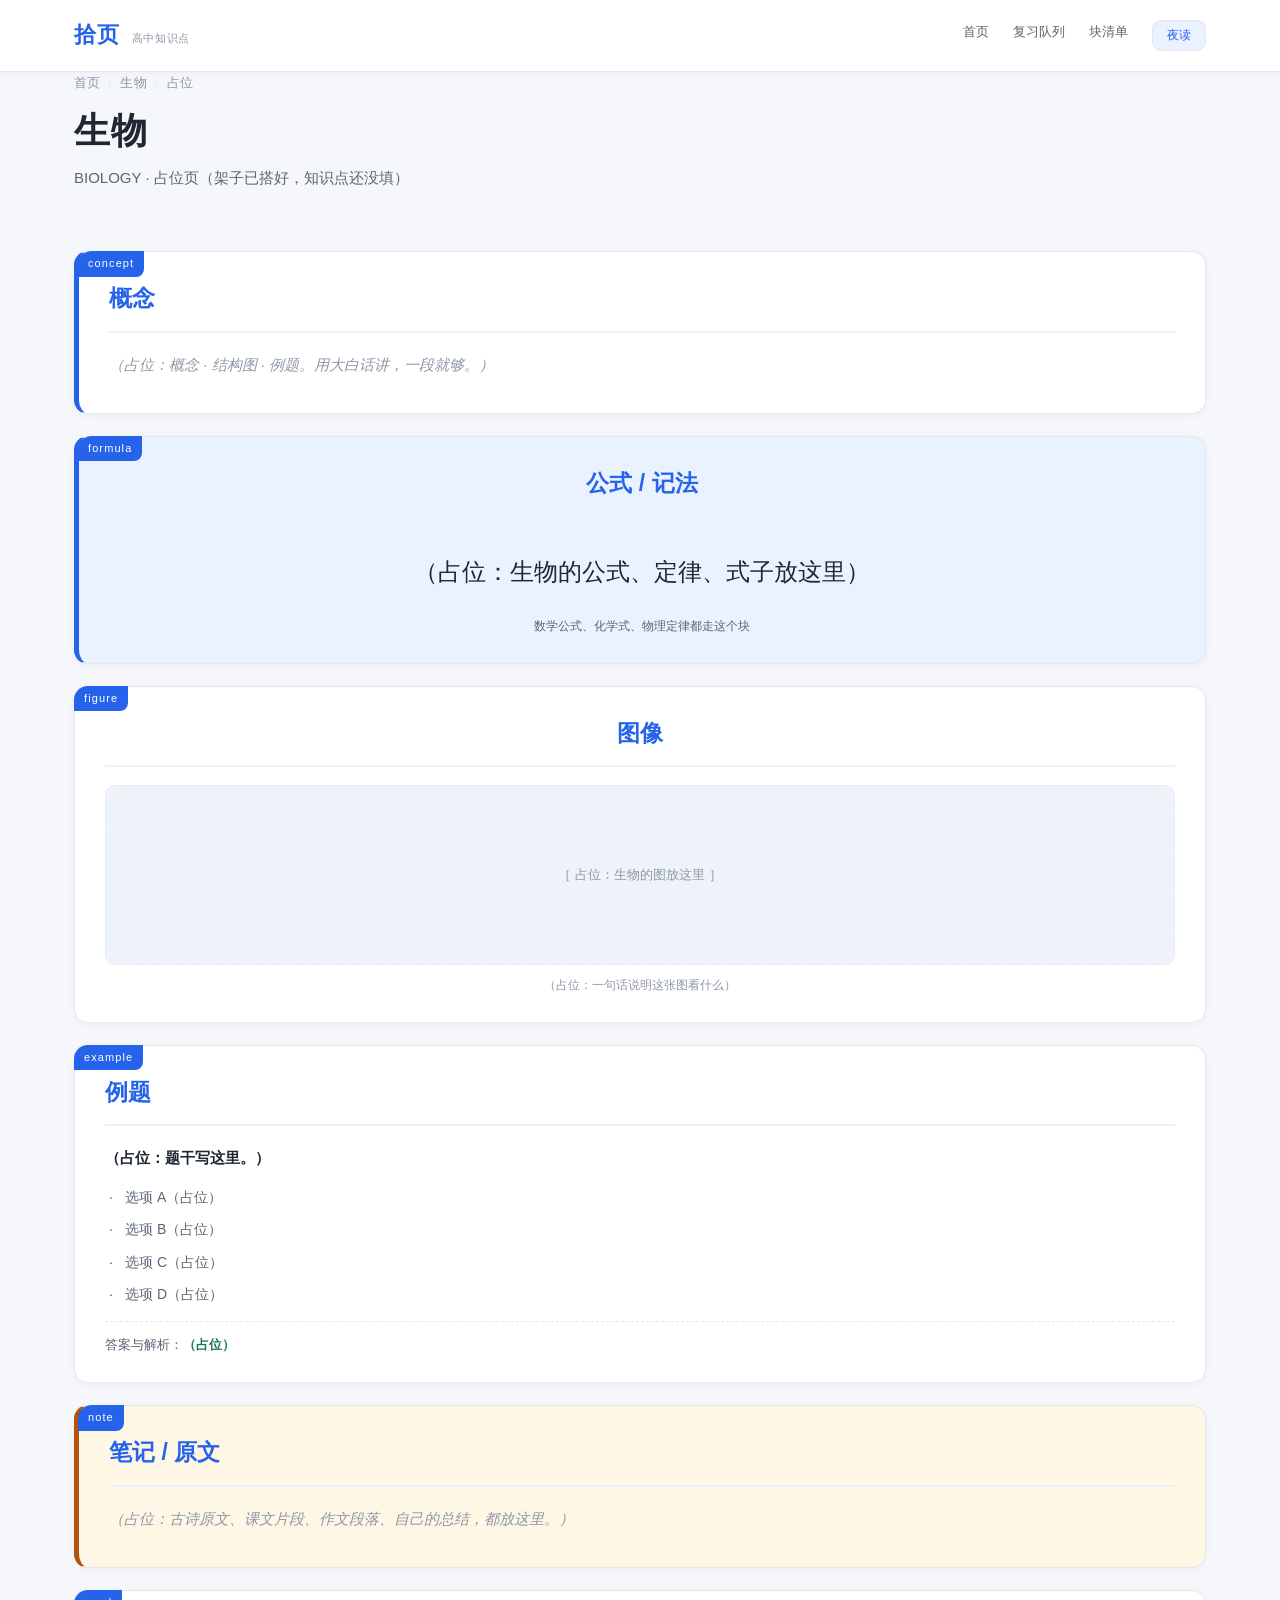
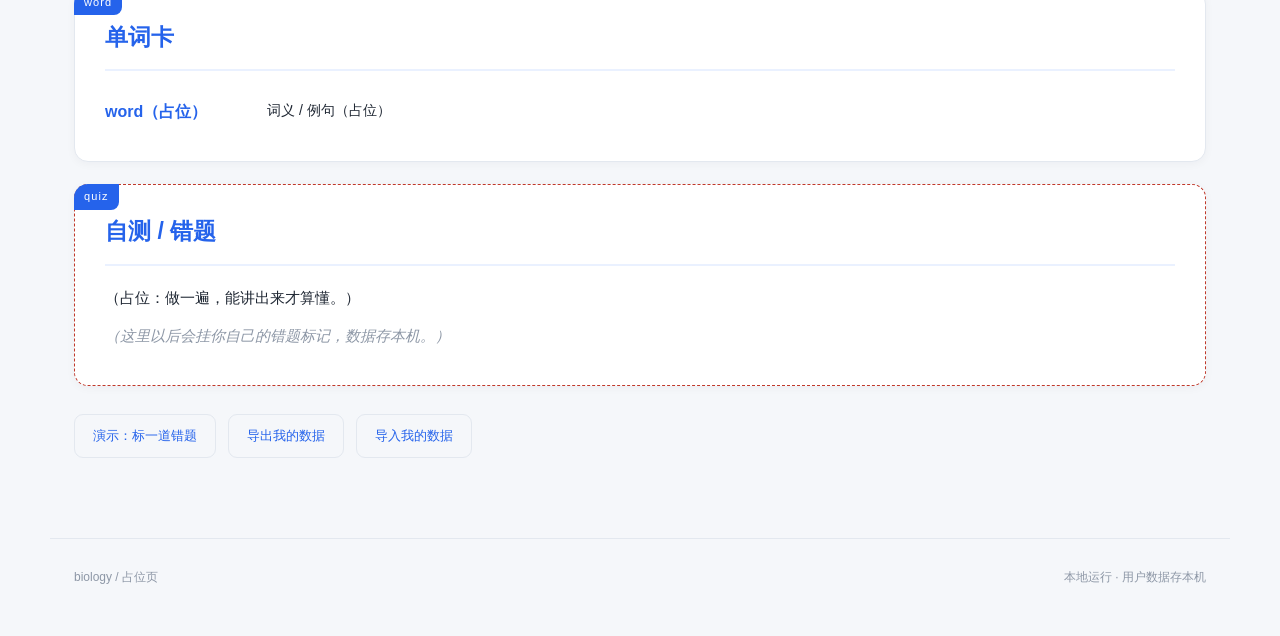
<file: subjects/biology/set.html>
<!DOCTYPE html>
<html lang="zh-CN">
<head>
<meta charset="utf-8">
<meta name="viewport" content="width=device-width,initial-scale=1">
<title>生物 · 拾页</title>
<script>try{var t=localStorage.getItem('shiyue_theme');if(t)document.documentElement.dataset.theme=t;}catch(e){}</script>
<link rel="stylesheet" href="../../shared/blocks.css">
</head>
<body>
<script src="../../shared/nav.js"></script>
<script src="../../shared/store.js"></script>
<script src="../../shared/userblocks.js"></script>
<div class="wrap">
  <header class="page-head">
    <div class="crumb"><a href="../../index.html">首页</a><span>/</span><a href="#">生物</a><span>/</span>占位</div>
    <h1>生物</h1>
    <div class="meta">BIOLOGY · 占位页（架子已搭好，知识点还没填）</div>
  </header>
  <div class="page-body">
  <article data-page="biology/placeholder">
    <section data-block="concept" id="concept-intro"><h2>概念</h2><p class="ph">（占位：概念 · 结构图 · 例题。用大白话讲，一段就够。）</p></section>
    <section data-block="formula" id="formula-basic"><h2>公式 / 记法</h2><div class="formula">（占位：生物的公式、定律、式子放这里）</div><div class="where">数学公式、化学式、物理定律都走这个块</div></section>
    <section data-block="figure"><h2>图像</h2><figure><div class="frame">［ 占位：生物的图放这里 ］</div><figcaption>（占位：一句话说明这张图看什么）</figcaption></figure></section>
    <section data-block="example" id="example-1"><h2>例题</h2><p class="q">（占位：题干写这里。）</p><ul class="opts"><li>选项 A（占位）</li><li>选项 B（占位）</li><li>选项 C（占位）</li><li>选项 D（占位）</li></ul><div class="ans">答案与解析：<b>（占位）</b></div></section>
    <section data-block="note"><h2>笔记 / 原文</h2><p class="ph">（占位：古诗原文、课文片段、作文段落、自己的总结，都放这里。）</p></section>
    <section data-block="word"><h2>单词卡</h2><div class="row"><span class="w">word（占位）</span><span>词义 / 例句（占位）</span></div></section>
    <section data-block="quiz" id="quiz-1"><h2>自测 / 错题</h2><p class="q">（占位：做一遍，能讲出来才算懂。）</p><p class="ph">（这里以后会挂你自己的错题标记，数据存本机。）</p></section>
  </article>
  <div class="actions">
    <button class="btn ghost" data-act="demo" type="button">演示：标一道错题</button>
    <button class="btn ghost" data-act="export" type="button">导出我的数据</button>
    <label class="btn ghost">导入我的数据<input type="file" accept="application/json" data-act="import" style="display:none"></label>
  </div>
  </div>
</div>
<footer><span>biology / 占位页</span><span>本地运行 · 用户数据存本机</span></footer>
</body>
</html>
</file>
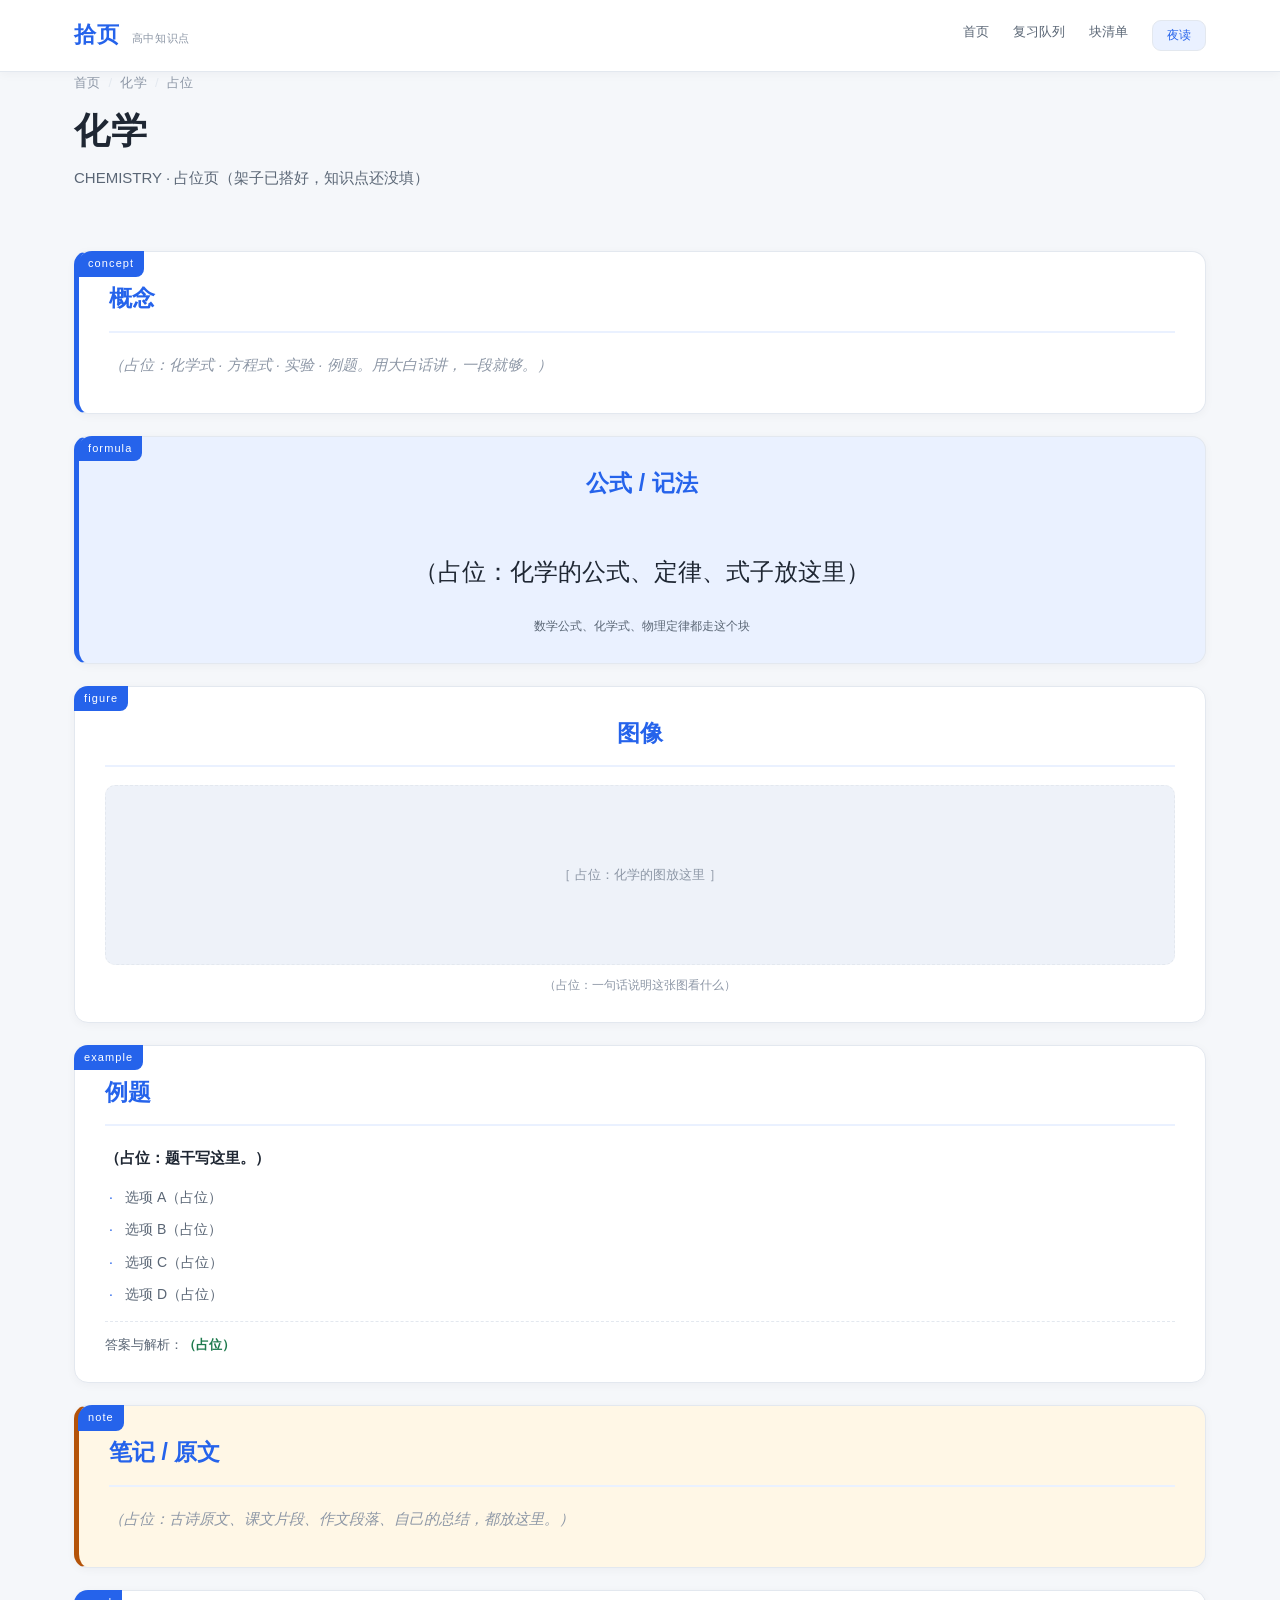
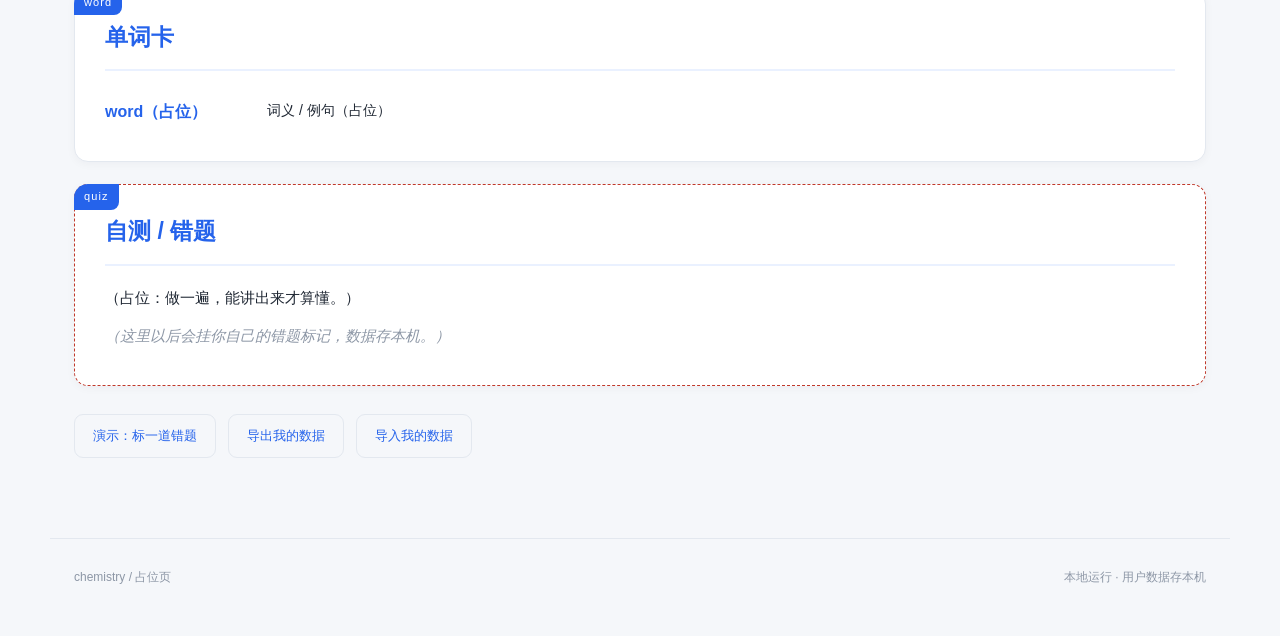
<file: subjects/chemistry/set.html>
<!DOCTYPE html>
<html lang="zh-CN">
<head>
<meta charset="utf-8">
<meta name="viewport" content="width=device-width,initial-scale=1">
<title>化学 · 拾页</title>
<script>try{var t=localStorage.getItem('shiyue_theme');if(t)document.documentElement.dataset.theme=t;}catch(e){}</script>
<link rel="stylesheet" href="../../shared/blocks.css">
</head>
<body>
<script src="../../shared/nav.js"></script>
<script src="../../shared/store.js"></script>
<script src="../../shared/userblocks.js"></script>
<div class="wrap">
  <header class="page-head">
    <div class="crumb"><a href="../../index.html">首页</a><span>/</span><a href="#">化学</a><span>/</span>占位</div>
    <h1>化学</h1>
    <div class="meta">CHEMISTRY · 占位页（架子已搭好，知识点还没填）</div>
  </header>
  <div class="page-body">
  <article data-page="chemistry/placeholder">
    <section data-block="concept" id="concept-intro"><h2>概念</h2><p class="ph">（占位：化学式 · 方程式 · 实验 · 例题。用大白话讲，一段就够。）</p></section>
    <section data-block="formula" id="formula-basic"><h2>公式 / 记法</h2><div class="formula">（占位：化学的公式、定律、式子放这里）</div><div class="where">数学公式、化学式、物理定律都走这个块</div></section>
    <section data-block="figure"><h2>图像</h2><figure><div class="frame">［ 占位：化学的图放这里 ］</div><figcaption>（占位：一句话说明这张图看什么）</figcaption></figure></section>
    <section data-block="example" id="example-1"><h2>例题</h2><p class="q">（占位：题干写这里。）</p><ul class="opts"><li>选项 A（占位）</li><li>选项 B（占位）</li><li>选项 C（占位）</li><li>选项 D（占位）</li></ul><div class="ans">答案与解析：<b>（占位）</b></div></section>
    <section data-block="note"><h2>笔记 / 原文</h2><p class="ph">（占位：古诗原文、课文片段、作文段落、自己的总结，都放这里。）</p></section>
    <section data-block="word"><h2>单词卡</h2><div class="row"><span class="w">word（占位）</span><span>词义 / 例句（占位）</span></div></section>
    <section data-block="quiz" id="quiz-1"><h2>自测 / 错题</h2><p class="q">（占位：做一遍，能讲出来才算懂。）</p><p class="ph">（这里以后会挂你自己的错题标记，数据存本机。）</p></section>
  </article>
  <div class="actions">
    <button class="btn ghost" data-act="demo" type="button">演示：标一道错题</button>
    <button class="btn ghost" data-act="export" type="button">导出我的数据</button>
    <label class="btn ghost">导入我的数据<input type="file" accept="application/json" data-act="import" style="display:none"></label>
  </div>
  </div>
</div>
<footer><span>chemistry / 占位页</span><span>本地运行 · 用户数据存本机</span></footer>
</body>
</html>
</file>
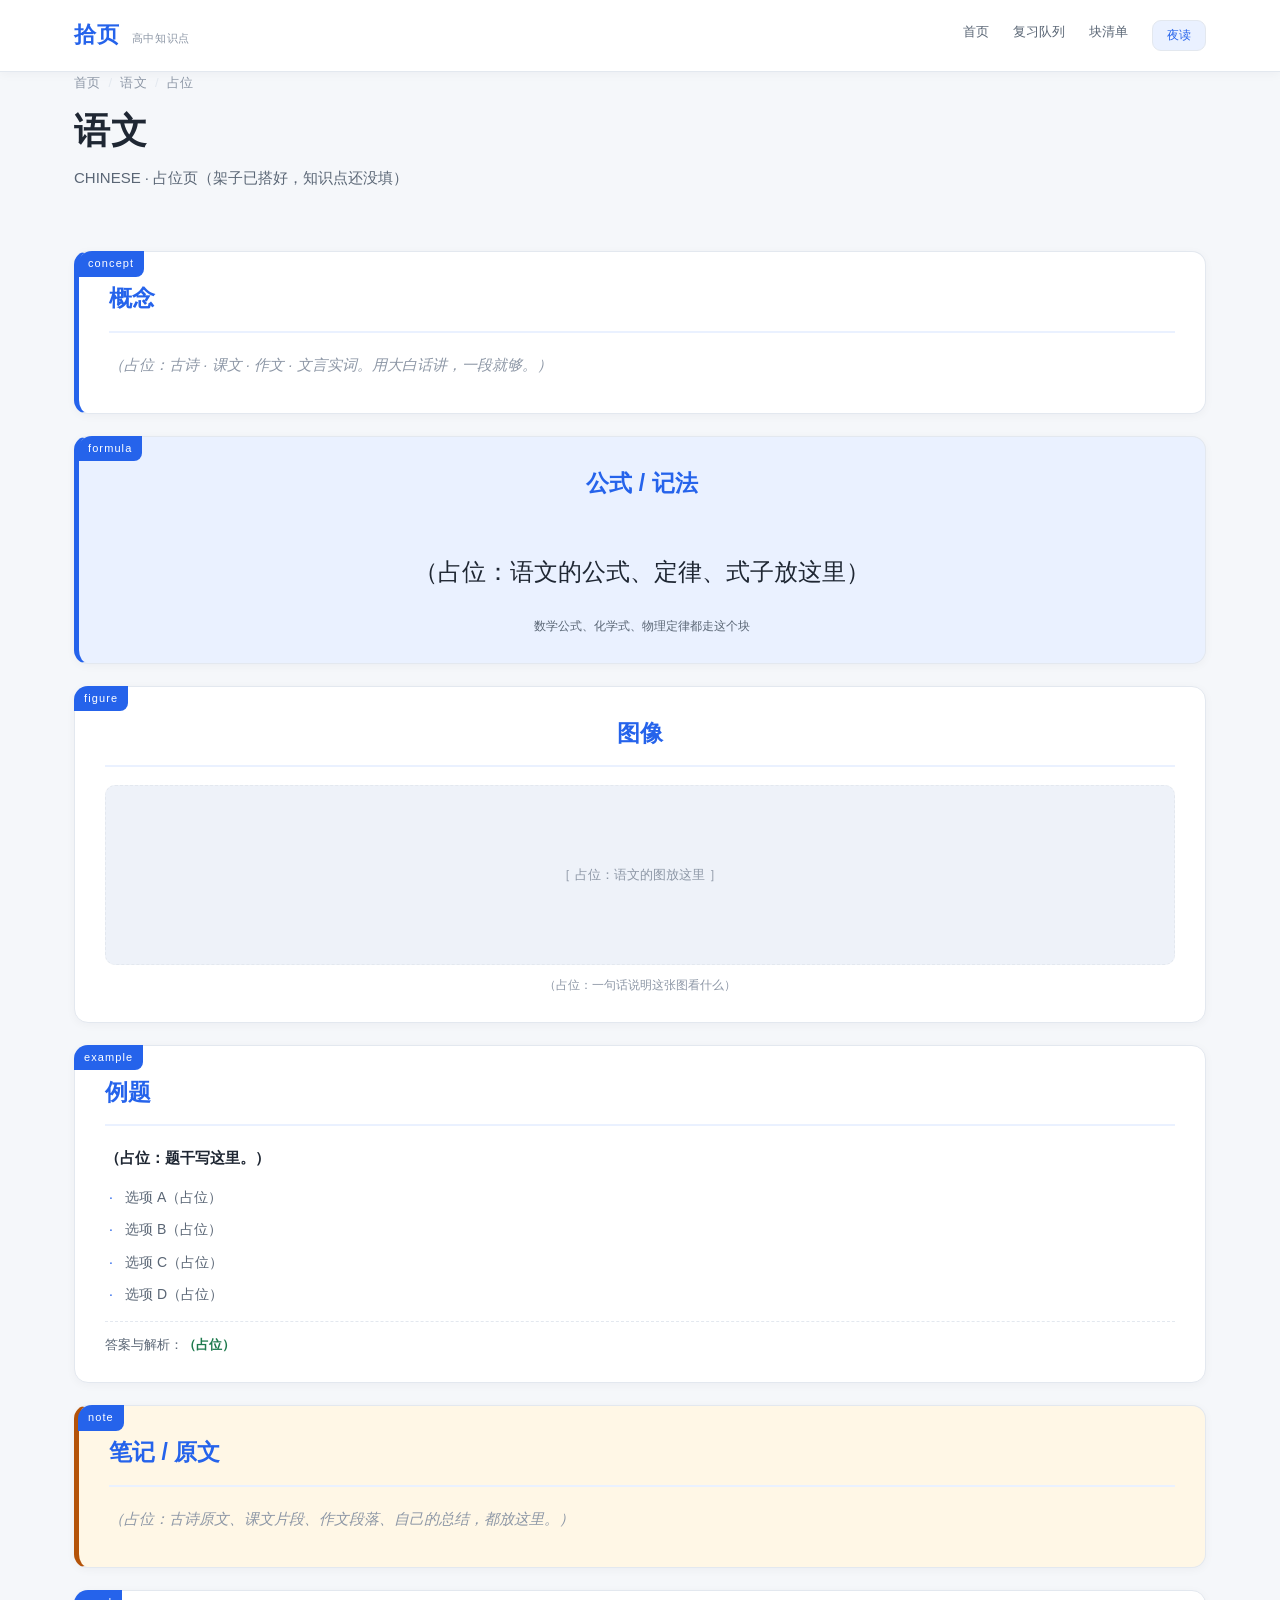
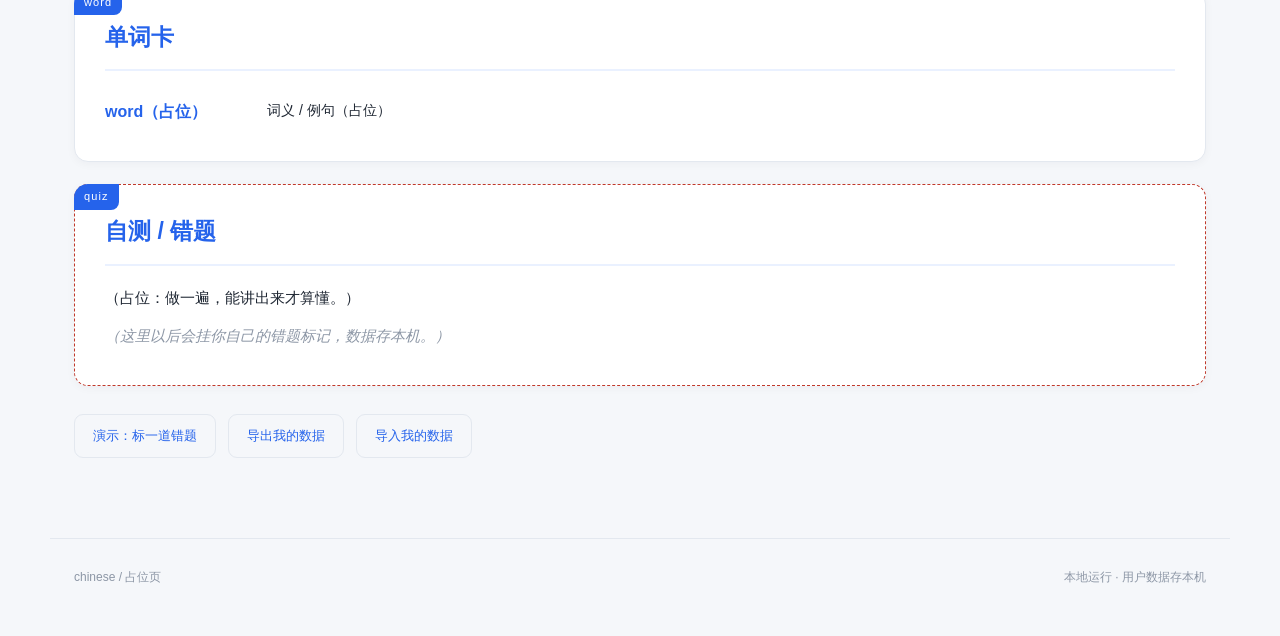
<file: subjects/chinese/set.html>
<!DOCTYPE html>
<html lang="zh-CN">
<head>
<meta charset="utf-8">
<meta name="viewport" content="width=device-width,initial-scale=1">
<title>语文 · 拾页</title>
<script>try{var t=localStorage.getItem('shiyue_theme');if(t)document.documentElement.dataset.theme=t;}catch(e){}</script>
<link rel="stylesheet" href="../../shared/blocks.css">
</head>
<body>
<script src="../../shared/nav.js"></script>
<script src="../../shared/store.js"></script>
<script src="../../shared/userblocks.js"></script>
<div class="wrap">
  <header class="page-head">
    <div class="crumb"><a href="../../index.html">首页</a><span>/</span><a href="#">语文</a><span>/</span>占位</div>
    <h1>语文</h1>
    <div class="meta">CHINESE · 占位页（架子已搭好，知识点还没填）</div>
  </header>
  <div class="page-body">
  <article data-page="chinese/placeholder">
    <section data-block="concept" id="concept-intro"><h2>概念</h2><p class="ph">（占位：古诗 · 课文 · 作文 · 文言实词。用大白话讲，一段就够。）</p></section>
    <section data-block="formula" id="formula-basic"><h2>公式 / 记法</h2><div class="formula">（占位：语文的公式、定律、式子放这里）</div><div class="where">数学公式、化学式、物理定律都走这个块</div></section>
    <section data-block="figure"><h2>图像</h2><figure><div class="frame">［ 占位：语文的图放这里 ］</div><figcaption>（占位：一句话说明这张图看什么）</figcaption></figure></section>
    <section data-block="example" id="example-1"><h2>例题</h2><p class="q">（占位：题干写这里。）</p><ul class="opts"><li>选项 A（占位）</li><li>选项 B（占位）</li><li>选项 C（占位）</li><li>选项 D（占位）</li></ul><div class="ans">答案与解析：<b>（占位）</b></div></section>
    <section data-block="note"><h2>笔记 / 原文</h2><p class="ph">（占位：古诗原文、课文片段、作文段落、自己的总结，都放这里。）</p></section>
    <section data-block="word"><h2>单词卡</h2><div class="row"><span class="w">word（占位）</span><span>词义 / 例句（占位）</span></div></section>
    <section data-block="quiz" id="quiz-1"><h2>自测 / 错题</h2><p class="q">（占位：做一遍，能讲出来才算懂。）</p><p class="ph">（这里以后会挂你自己的错题标记，数据存本机。）</p></section>
  </article>
  <div class="actions">
    <button class="btn ghost" data-act="demo" type="button">演示：标一道错题</button>
    <button class="btn ghost" data-act="export" type="button">导出我的数据</button>
    <label class="btn ghost">导入我的数据<input type="file" accept="application/json" data-act="import" style="display:none"></label>
  </div>
  </div>
</div>
<footer><span>chinese / 占位页</span><span>本地运行 · 用户数据存本机</span></footer>
</body>
</html>
</file>
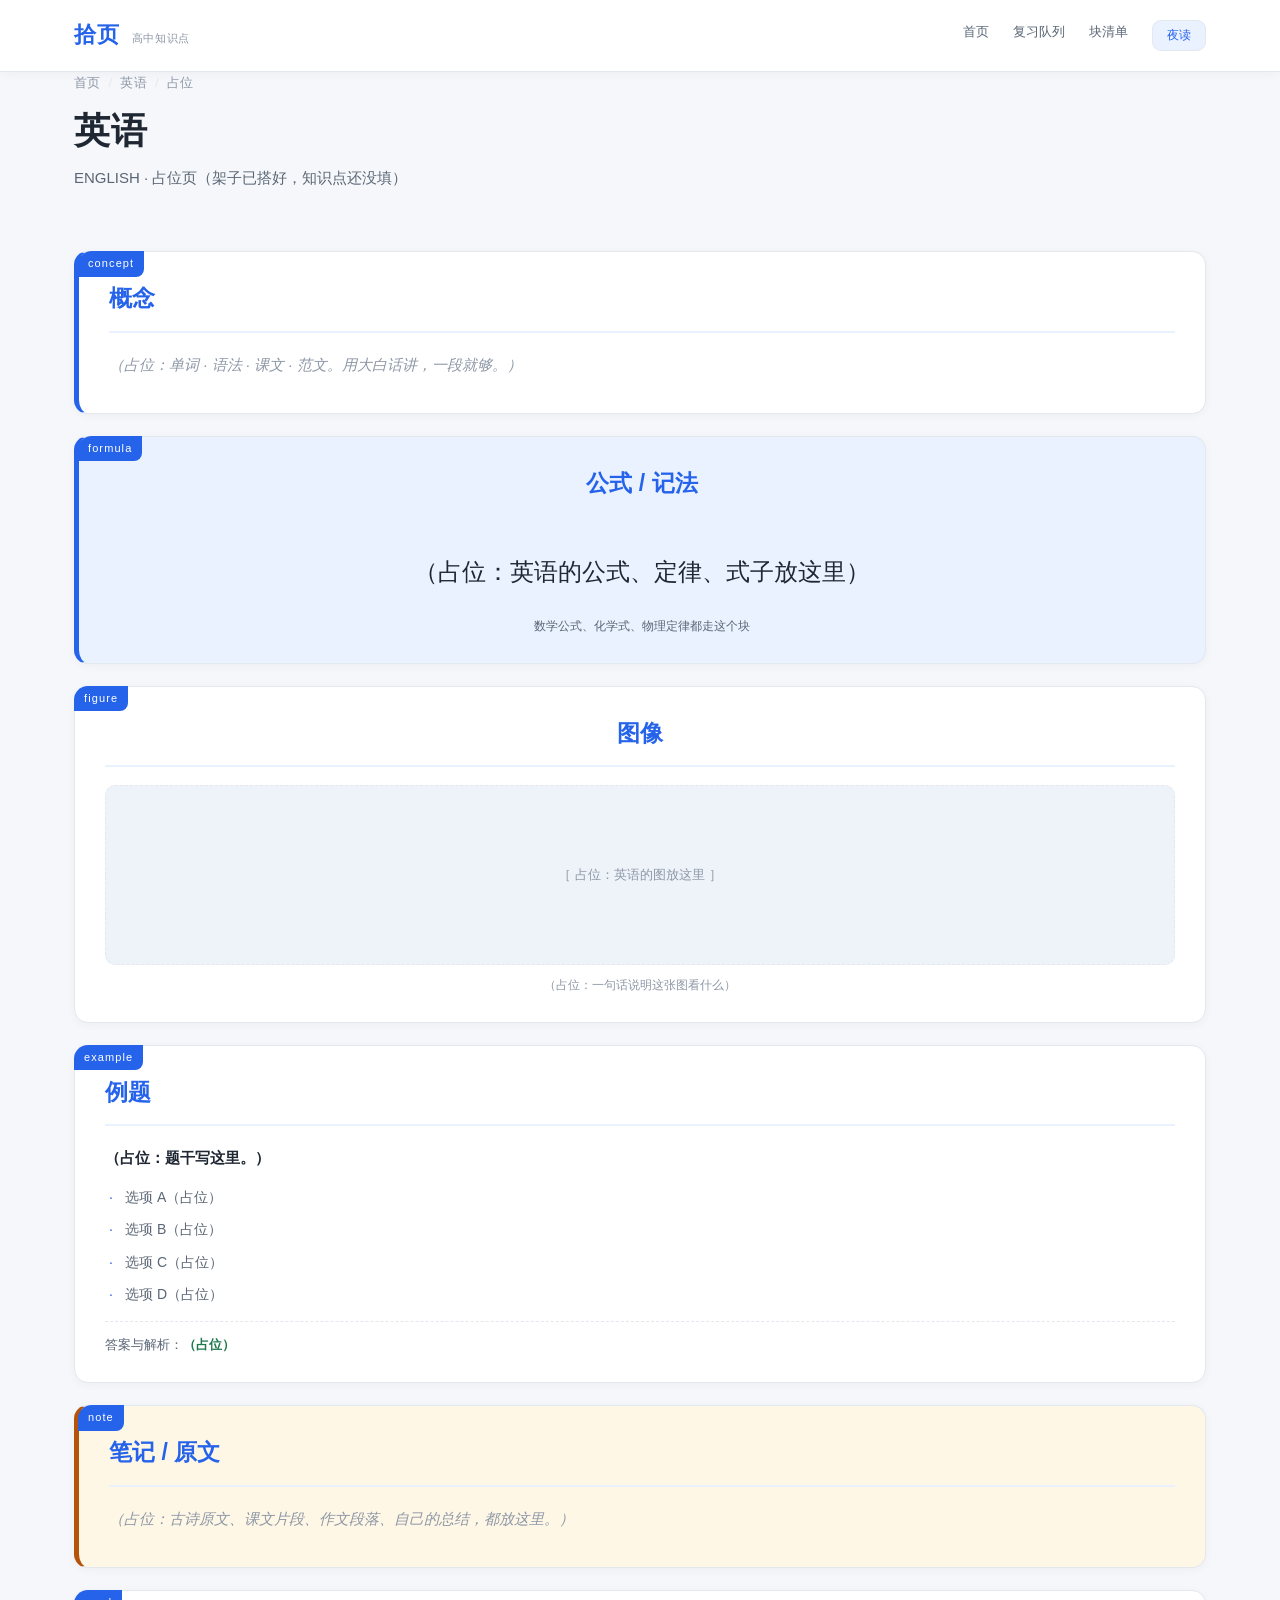
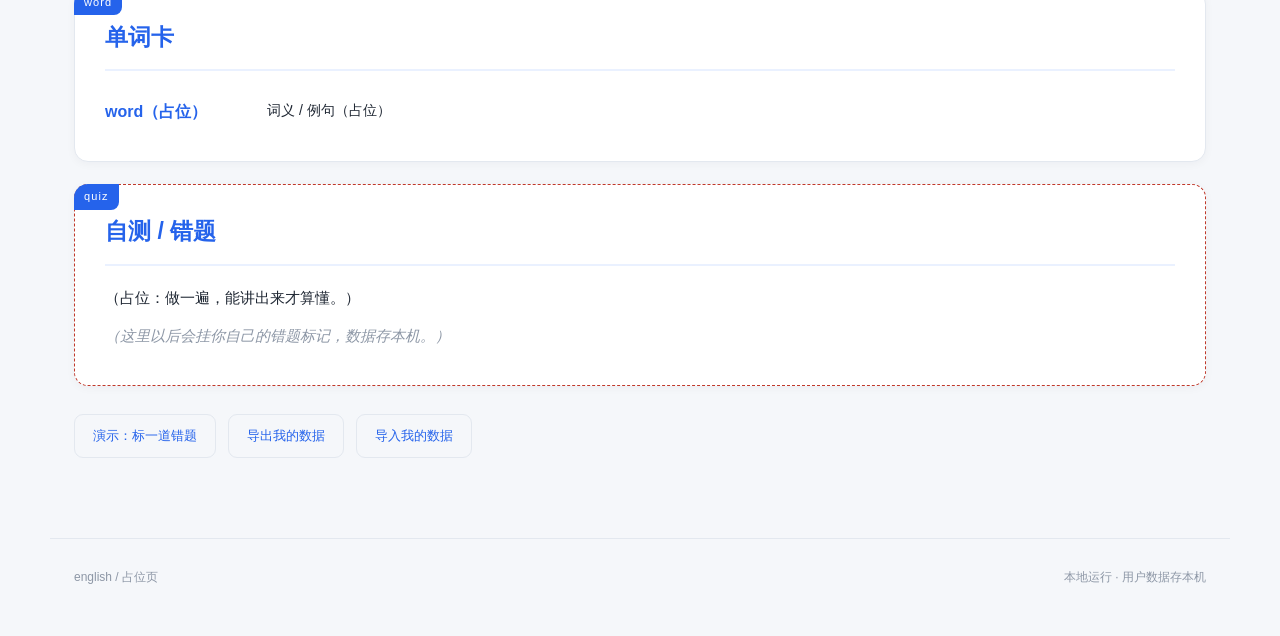
<file: subjects/english/set.html>
<!DOCTYPE html>
<html lang="zh-CN">
<head>
<meta charset="utf-8">
<meta name="viewport" content="width=device-width,initial-scale=1">
<title>英语 · 拾页</title>
<script>try{var t=localStorage.getItem('shiyue_theme');if(t)document.documentElement.dataset.theme=t;}catch(e){}</script>
<link rel="stylesheet" href="../../shared/blocks.css">
</head>
<body>
<script src="../../shared/nav.js"></script>
<script src="../../shared/store.js"></script>
<script src="../../shared/userblocks.js"></script>
<div class="wrap">
  <header class="page-head">
    <div class="crumb"><a href="../../index.html">首页</a><span>/</span><a href="#">英语</a><span>/</span>占位</div>
    <h1>英语</h1>
    <div class="meta">ENGLISH · 占位页（架子已搭好，知识点还没填）</div>
  </header>
  <div class="page-body">
  <article data-page="english/placeholder">
    <section data-block="concept" id="concept-intro"><h2>概念</h2><p class="ph">（占位：单词 · 语法 · 课文 · 范文。用大白话讲，一段就够。）</p></section>
    <section data-block="formula" id="formula-basic"><h2>公式 / 记法</h2><div class="formula">（占位：英语的公式、定律、式子放这里）</div><div class="where">数学公式、化学式、物理定律都走这个块</div></section>
    <section data-block="figure"><h2>图像</h2><figure><div class="frame">［ 占位：英语的图放这里 ］</div><figcaption>（占位：一句话说明这张图看什么）</figcaption></figure></section>
    <section data-block="example" id="example-1"><h2>例题</h2><p class="q">（占位：题干写这里。）</p><ul class="opts"><li>选项 A（占位）</li><li>选项 B（占位）</li><li>选项 C（占位）</li><li>选项 D（占位）</li></ul><div class="ans">答案与解析：<b>（占位）</b></div></section>
    <section data-block="note"><h2>笔记 / 原文</h2><p class="ph">（占位：古诗原文、课文片段、作文段落、自己的总结，都放这里。）</p></section>
    <section data-block="word"><h2>单词卡</h2><div class="row"><span class="w">word（占位）</span><span>词义 / 例句（占位）</span></div></section>
    <section data-block="quiz" id="quiz-1"><h2>自测 / 错题</h2><p class="q">（占位：做一遍，能讲出来才算懂。）</p><p class="ph">（这里以后会挂你自己的错题标记，数据存本机。）</p></section>
  </article>
  <div class="actions">
    <button class="btn ghost" data-act="demo" type="button">演示：标一道错题</button>
    <button class="btn ghost" data-act="export" type="button">导出我的数据</button>
    <label class="btn ghost">导入我的数据<input type="file" accept="application/json" data-act="import" style="display:none"></label>
  </div>
  </div>
</div>
<footer><span>english / 占位页</span><span>本地运行 · 用户数据存本机</span></footer>
</body>
</html>
</file>
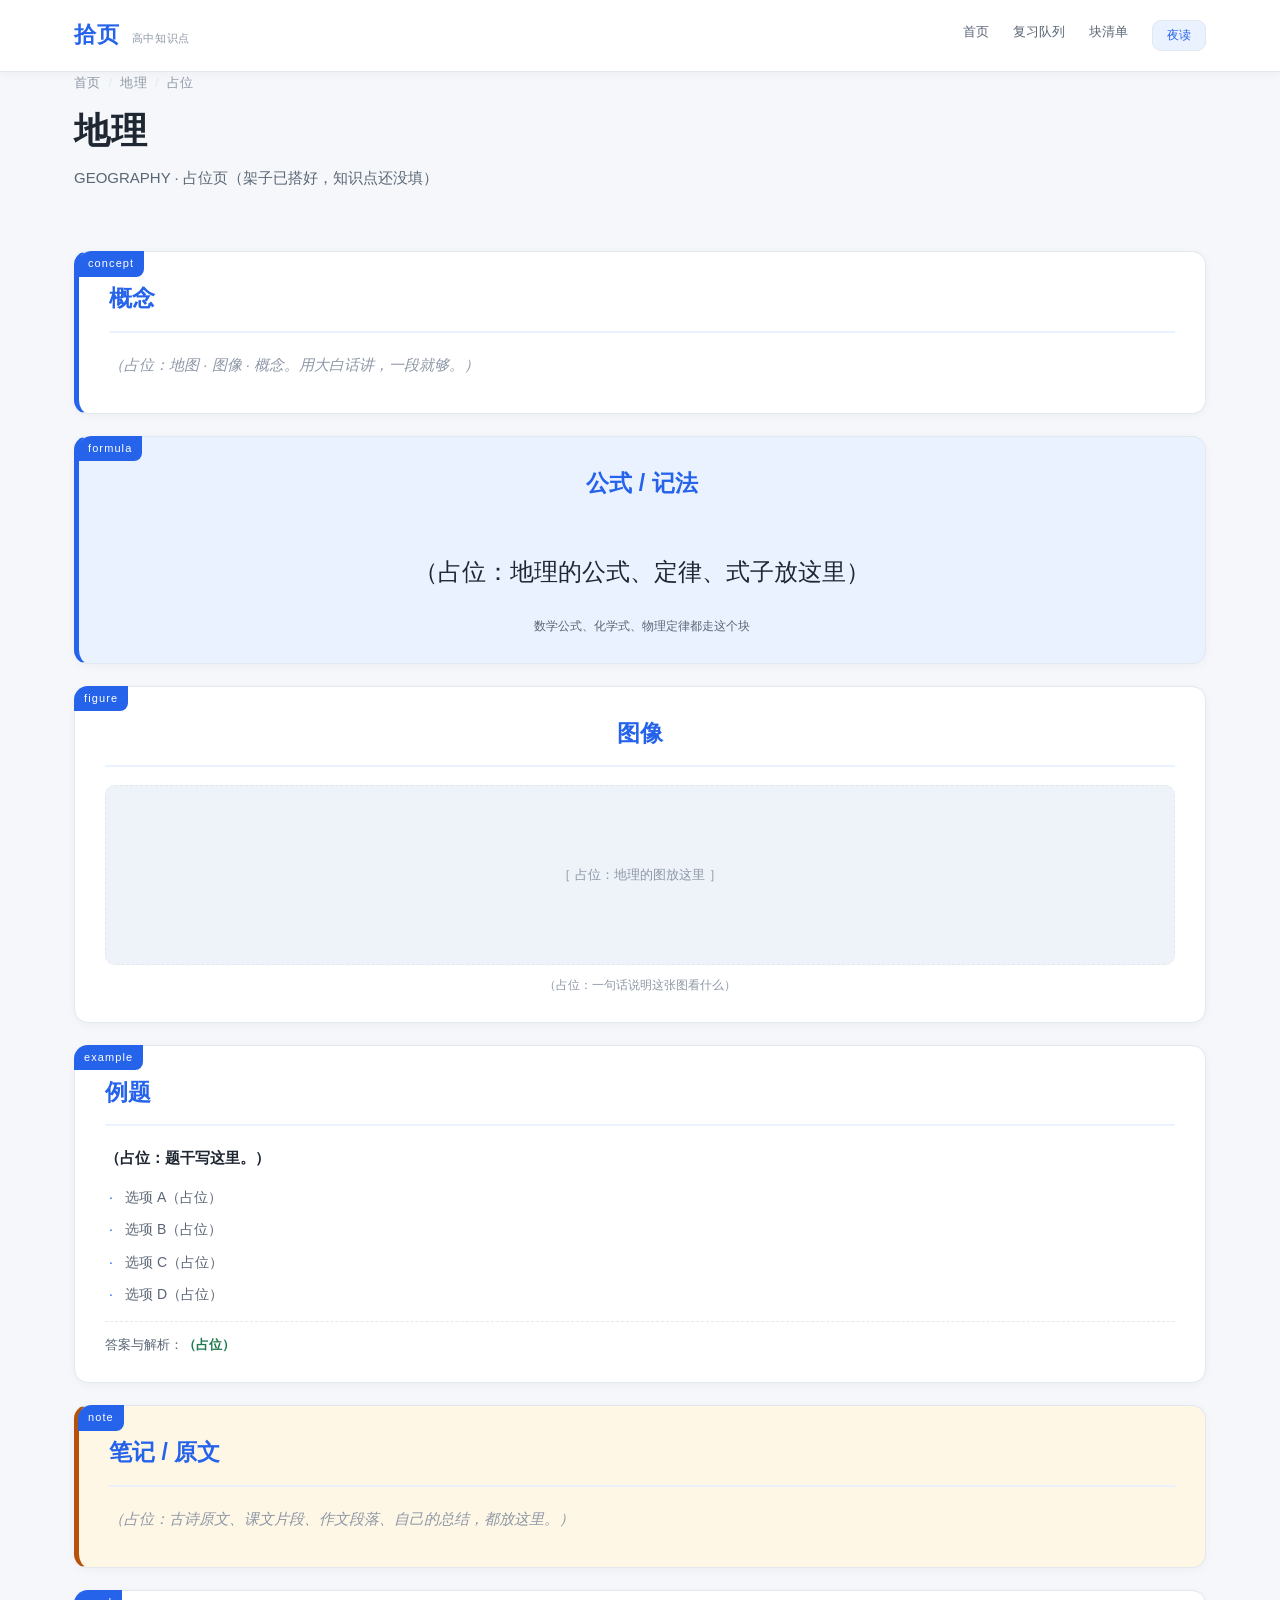
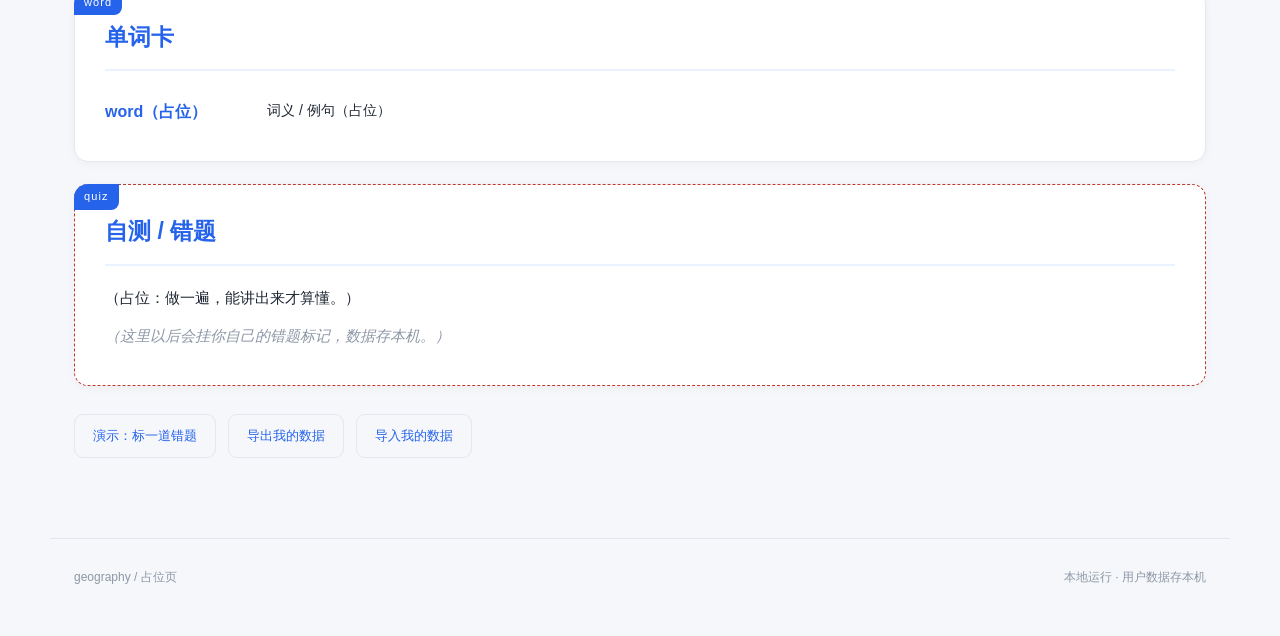
<file: subjects/geography/set.html>
<!DOCTYPE html>
<html lang="zh-CN">
<head>
<meta charset="utf-8">
<meta name="viewport" content="width=device-width,initial-scale=1">
<title>地理 · 拾页</title>
<script>try{var t=localStorage.getItem('shiyue_theme');if(t)document.documentElement.dataset.theme=t;}catch(e){}</script>
<link rel="stylesheet" href="../../shared/blocks.css">
</head>
<body>
<script src="../../shared/nav.js"></script>
<script src="../../shared/store.js"></script>
<script src="../../shared/userblocks.js"></script>
<div class="wrap">
  <header class="page-head">
    <div class="crumb"><a href="../../index.html">首页</a><span>/</span><a href="#">地理</a><span>/</span>占位</div>
    <h1>地理</h1>
    <div class="meta">GEOGRAPHY · 占位页（架子已搭好，知识点还没填）</div>
  </header>
  <div class="page-body">
  <article data-page="geography/placeholder">
    <section data-block="concept" id="concept-intro"><h2>概念</h2><p class="ph">（占位：地图 · 图像 · 概念。用大白话讲，一段就够。）</p></section>
    <section data-block="formula" id="formula-basic"><h2>公式 / 记法</h2><div class="formula">（占位：地理的公式、定律、式子放这里）</div><div class="where">数学公式、化学式、物理定律都走这个块</div></section>
    <section data-block="figure"><h2>图像</h2><figure><div class="frame">［ 占位：地理的图放这里 ］</div><figcaption>（占位：一句话说明这张图看什么）</figcaption></figure></section>
    <section data-block="example" id="example-1"><h2>例题</h2><p class="q">（占位：题干写这里。）</p><ul class="opts"><li>选项 A（占位）</li><li>选项 B（占位）</li><li>选项 C（占位）</li><li>选项 D（占位）</li></ul><div class="ans">答案与解析：<b>（占位）</b></div></section>
    <section data-block="note"><h2>笔记 / 原文</h2><p class="ph">（占位：古诗原文、课文片段、作文段落、自己的总结，都放这里。）</p></section>
    <section data-block="word"><h2>单词卡</h2><div class="row"><span class="w">word（占位）</span><span>词义 / 例句（占位）</span></div></section>
    <section data-block="quiz" id="quiz-1"><h2>自测 / 错题</h2><p class="q">（占位：做一遍，能讲出来才算懂。）</p><p class="ph">（这里以后会挂你自己的错题标记，数据存本机。）</p></section>
  </article>
  <div class="actions">
    <button class="btn ghost" data-act="demo" type="button">演示：标一道错题</button>
    <button class="btn ghost" data-act="export" type="button">导出我的数据</button>
    <label class="btn ghost">导入我的数据<input type="file" accept="application/json" data-act="import" style="display:none"></label>
  </div>
  </div>
</div>
<footer><span>geography / 占位页</span><span>本地运行 · 用户数据存本机</span></footer>
</body>
</html>
</file>
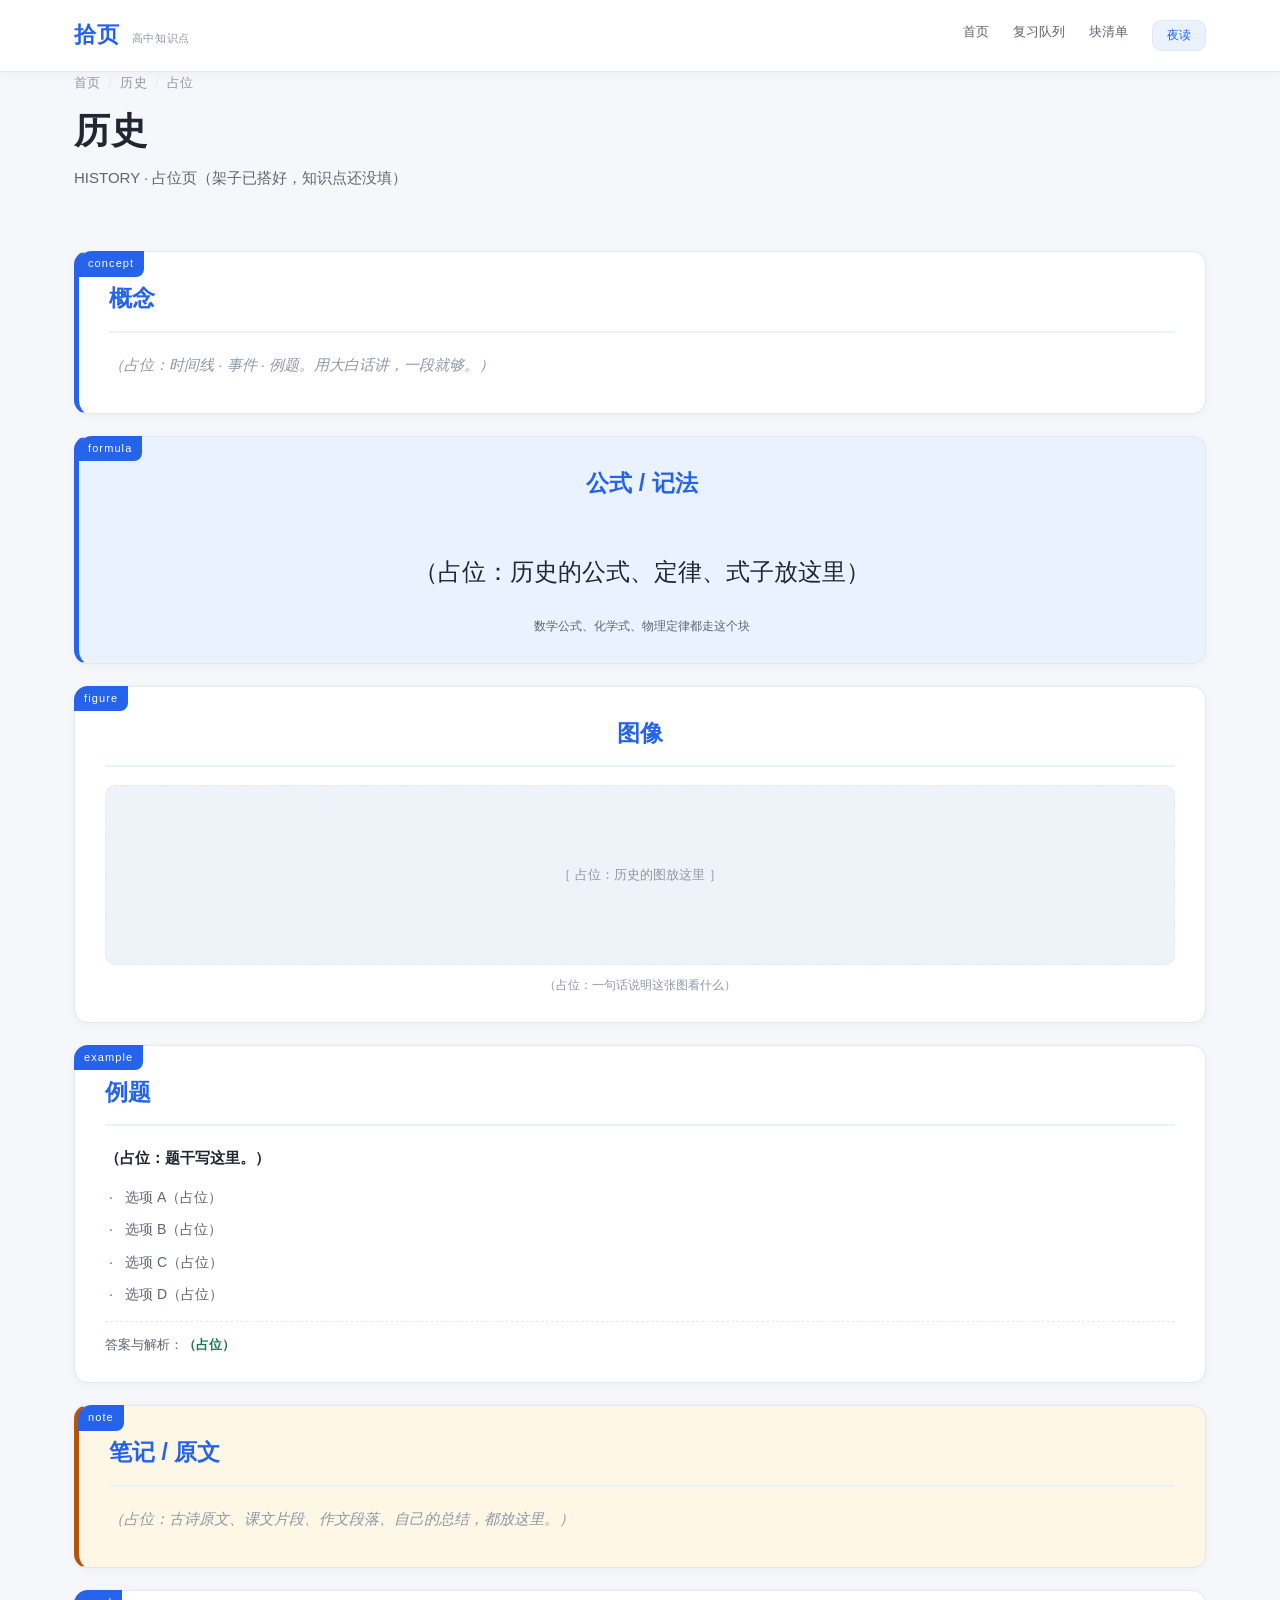
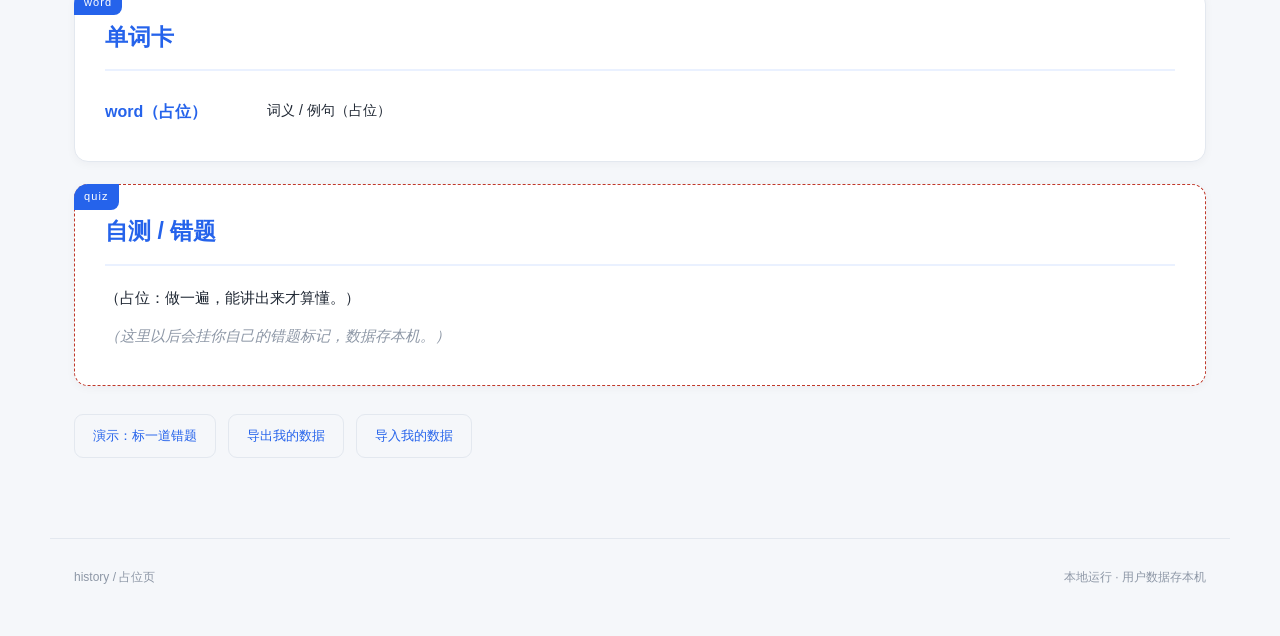
<file: subjects/history/set.html>
<!DOCTYPE html>
<html lang="zh-CN">
<head>
<meta charset="utf-8">
<meta name="viewport" content="width=device-width,initial-scale=1">
<title>历史 · 拾页</title>
<script>try{var t=localStorage.getItem('shiyue_theme');if(t)document.documentElement.dataset.theme=t;}catch(e){}</script>
<link rel="stylesheet" href="../../shared/blocks.css">
</head>
<body>
<script src="../../shared/nav.js"></script>
<script src="../../shared/store.js"></script>
<script src="../../shared/userblocks.js"></script>
<div class="wrap">
  <header class="page-head">
    <div class="crumb"><a href="../../index.html">首页</a><span>/</span><a href="#">历史</a><span>/</span>占位</div>
    <h1>历史</h1>
    <div class="meta">HISTORY · 占位页（架子已搭好，知识点还没填）</div>
  </header>
  <div class="page-body">
  <article data-page="history/placeholder">
    <section data-block="concept" id="concept-intro"><h2>概念</h2><p class="ph">（占位：时间线 · 事件 · 例题。用大白话讲，一段就够。）</p></section>
    <section data-block="formula" id="formula-basic"><h2>公式 / 记法</h2><div class="formula">（占位：历史的公式、定律、式子放这里）</div><div class="where">数学公式、化学式、物理定律都走这个块</div></section>
    <section data-block="figure"><h2>图像</h2><figure><div class="frame">［ 占位：历史的图放这里 ］</div><figcaption>（占位：一句话说明这张图看什么）</figcaption></figure></section>
    <section data-block="example" id="example-1"><h2>例题</h2><p class="q">（占位：题干写这里。）</p><ul class="opts"><li>选项 A（占位）</li><li>选项 B（占位）</li><li>选项 C（占位）</li><li>选项 D（占位）</li></ul><div class="ans">答案与解析：<b>（占位）</b></div></section>
    <section data-block="note"><h2>笔记 / 原文</h2><p class="ph">（占位：古诗原文、课文片段、作文段落、自己的总结，都放这里。）</p></section>
    <section data-block="word"><h2>单词卡</h2><div class="row"><span class="w">word（占位）</span><span>词义 / 例句（占位）</span></div></section>
    <section data-block="quiz" id="quiz-1"><h2>自测 / 错题</h2><p class="q">（占位：做一遍，能讲出来才算懂。）</p><p class="ph">（这里以后会挂你自己的错题标记，数据存本机。）</p></section>
  </article>
  <div class="actions">
    <button class="btn ghost" data-act="demo" type="button">演示：标一道错题</button>
    <button class="btn ghost" data-act="export" type="button">导出我的数据</button>
    <label class="btn ghost">导入我的数据<input type="file" accept="application/json" data-act="import" style="display:none"></label>
  </div>
  </div>
</div>
<footer><span>history / 占位页</span><span>本地运行 · 用户数据存本机</span></footer>
</body>
</html>
</file>
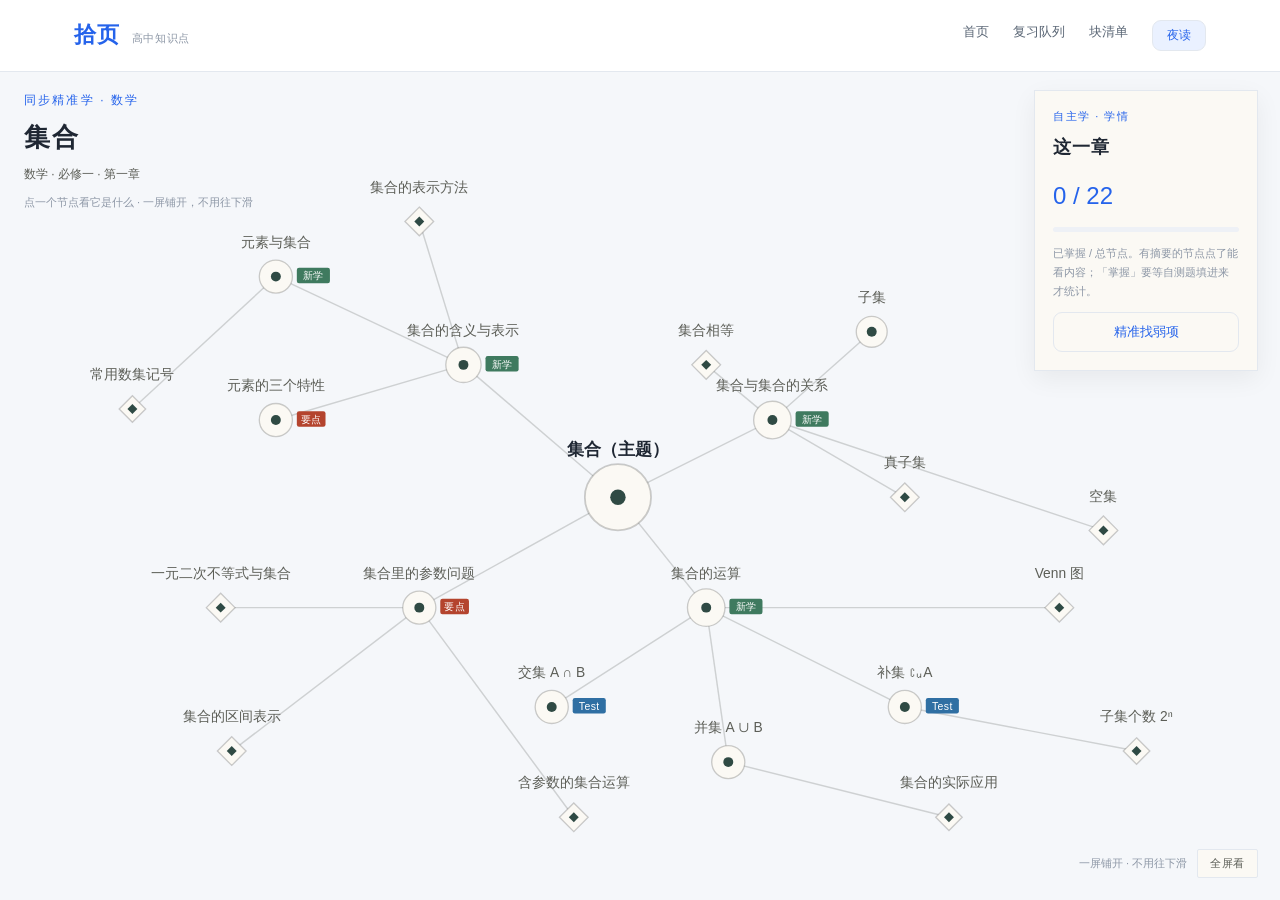
<file: subjects/math/map.html>
<!DOCTYPE html>
<html lang="zh-CN">
<head>
<meta charset="utf-8">
<meta name="viewport" content="width=device-width,initial-scale=1">
<title>集合 · 知识图谱 · 拾页</title>
<script>try{var t=localStorage.getItem('shiyue_theme');if(t)document.documentElement.dataset.theme=t;}catch(e){}</script>
<link rel="stylesheet" href="../../shared/blocks.css">
<link rel="stylesheet" href="../../shared/graph.css">
</head>
<body class="graph-page">
<script src="../../shared/nav.js"></script>

<div class="graph-stage" id="graphStage">
  <div class="graph-head">
    <div class="k" id="gk">知识图谱</div>
    <h1 id="gt">集合</h1>
    <div class="u" id="gu">数学 · 必修一</div>
    <div class="hint" id="ghint"></div>
  </div>

  <div class="graph-panel">
    <div class="ph-k">自主学 · 学情</div>
    <h2>这一章</h2>
    <div class="stat" id="gp">0 / 0</div>
    <div class="bar"><i id="gbar"></i></div>
    <div class="tip">已掌握 / 总节点。有摘要的节点点了能看内容；「掌握」要等自测题填进来才统计。</div>
    <button class="btn ghost" id="gWeak" type="button" style="width:100%;justify-content:center;margin-top:12px">精准找弱项</button>
  </div>

  <div class="graph-detail" id="gDetail">
    <div class="dt" id="dTitle"></div>
    <div class="dm" id="dMeta"></div>
    <div class="dd" id="dDesc"></div>
    <a class="btn" id="dLink" href="set.html">进入这一页 →</a>
  </div>

  <div class="graph-tools">
    <span>一屏铺开 · 不用往下滑</span>
    <button id="gFull" type="button">全屏看</button>
  </div>
</div>

<script>
/* 集合章：照讯飞截图的形状摆——中心主题，四周知识点，菱形是更细的分支。
   教材帮 P001（1.1 集合的概念）已填：def / elem / feature / method / logic 五个节点有真摘要。
   其余节点仍是占位，等书页拍到再填。坐标写在 1160x720 的画布里。 */
window.GRAPH = {
  kicker: '同步精准学 · 数学',
  title: '集合',
  unit: '数学 · 必修一 · 第一章',
  mastered: 0,
  total: 22,
  nodes: [
    {id:'root', x:560, y:370, r:30, kind:'big', label:'集合（主题）', page:'set.html',
     desc:'第一章「集合与常用逻辑用语」的中心。已填第一页：1.1 集合的概念（教材帮 P001）。'},

    {id:'def', x:420, y:250, r:16, kind:'circle', tag:'new', label:'集合的含义与表示', page:'set.html#concept-def',
     desc:'已填：研究对象统称元素，元素组成的总体叫集合；大写 A B C 表集合，小写 a b c 表元素。'},
    {id:'elem', x:250, y:170, r:15, kind:'circle', tag:'new', label:'元素与集合', page:'set.html#concept-relation',
     desc:'已填：a 属于 A 记作 a∈A，不属于记作 a∉A，二者必居其一。'},
    {id:'feature', x:250, y:300, r:15, kind:'circle', tag:'key', label:'元素的三个特性', page:'set.html#note-features',
     desc:'已填（导图点名）：确定性、互异性、无序性。具体意思等教材下一页再补。'},
    {id:'method', x:380, y:120, r:13, kind:'diamond', label:'集合的表示方法', page:'set.html#note-methods',
     desc:'已填（导图点名）：自然语言、列举法、描述法、图示法。旁注说描述法是难点、使用频率高。'},

    {id:'rel', x:700, y:300, r:17, kind:'circle', tag:'new', label:'集合与集合的关系', page:'set.html',
     desc:'（占位）子集、真子集、相等。'},
    {id:'subset', x:790, y:220, r:14, kind:'circle', label:'子集', page:'set.html',
     desc:'（占位）A ⊆ B 是什么意思。'},
    {id:'proper', x:820, y:370, r:13, kind:'diamond', label:'真子集', page:'set.html',
     desc:'（占位）A ⊊ B，比子集多一个「不相等」。'},
    {id:'equal', x:640, y:250, r:13, kind:'diamond', label:'集合相等', page:'set.html',
     desc:'（占位）两边互相包含就相等。'},
    {id:'empty', x:1000, y:400, r:13, kind:'diamond', label:'空集', page:'set.html',
     desc:'（占位）不含任何元素的集合，记 ∅。'},

    {id:'op', x:640, y:470, r:17, kind:'circle', tag:'new', label:'集合的运算', page:'set.html',
     desc:'（占位）交、并、补三种运算。'},
    {id:'inter', x:500, y:560, r:15, kind:'circle', tag:'test', label:'交集 A ∩ B', page:'set.html',
     desc:'（占位）两个集合共有的元素。'},
    {id:'union', x:660, y:610, r:15, kind:'circle', label:'并集 A ∪ B', page:'set.html',
     desc:'（占位）两个集合合起来的元素。'},
    {id:'comp', x:820, y:560, r:15, kind:'circle', tag:'test', label:'补集 ∁ᵤA', page:'set.html',
     desc:'（占位）在全集里但不在 A 里的元素。'},
    {id:'venn', x:960, y:470, r:13, kind:'diamond', label:'Venn 图', page:'set.html',
     desc:'（占位）用图看交并补。'},

    {id:'adv', x:380, y:470, r:15, kind:'circle', tag:'key', label:'集合里的参数问题', page:'set.html',
     desc:'（占位）给一个条件，求参数范围。'},
    {id:'ineq', x:200, y:470, r:13, kind:'diamond', label:'一元二次不等式与集合', page:'set.html',
     desc:'（占位）解集用集合表示。'},
    {id:'interval', x:210, y:600, r:13, kind:'diamond', label:'集合的区间表示', page:'set.html',
     desc:'（占位）(a,b)、[a,b] 这些写法。'},
    {id:'param', x:520, y:660, r:13, kind:'diamond', label:'含参数的集合运算', page:'set.html',
     desc:'（占位）运算结果带参数时怎么讨论。'},

    {id:'count', x:1030, y:600, r:12, kind:'diamond', label:'子集个数 2ⁿ', page:'set.html',
     desc:'（占位）有 n 个元素就有 2ⁿ 个子集。'},
    {id:'app', x:860, y:660, r:12, kind:'diamond', label:'集合的实际应用', page:'set.html',
     desc:'（占位）用集合整理分类问题。'},
    {id:'logic', x:120, y:290, r:12, kind:'diamond', label:'常用数集记号', page:'set.html#note-number-sets',
     desc:'已填（导图点名）：这页只写了「常用数集的表示」，没给具体记号，等拍到 N Z Q R 那页按原文补。'}
  ],
  edges: [
    ['root','def'],['root','rel'],['root','op'],['root','adv'],
    ['def','elem'],['def','feature'],['def','method'],
    ['rel','subset'],['rel','proper'],['rel','equal'],['rel','empty'],
    ['op','inter'],['op','union'],['op','comp'],['op','venn'],
    ['adv','ineq'],['adv','interval'],['adv','param'],
    ['comp','count'],['union','app'],['elem','logic']
  ]
};
</script>
<script src="../../shared/graph.js"></script>
</body>
</html>
</file>
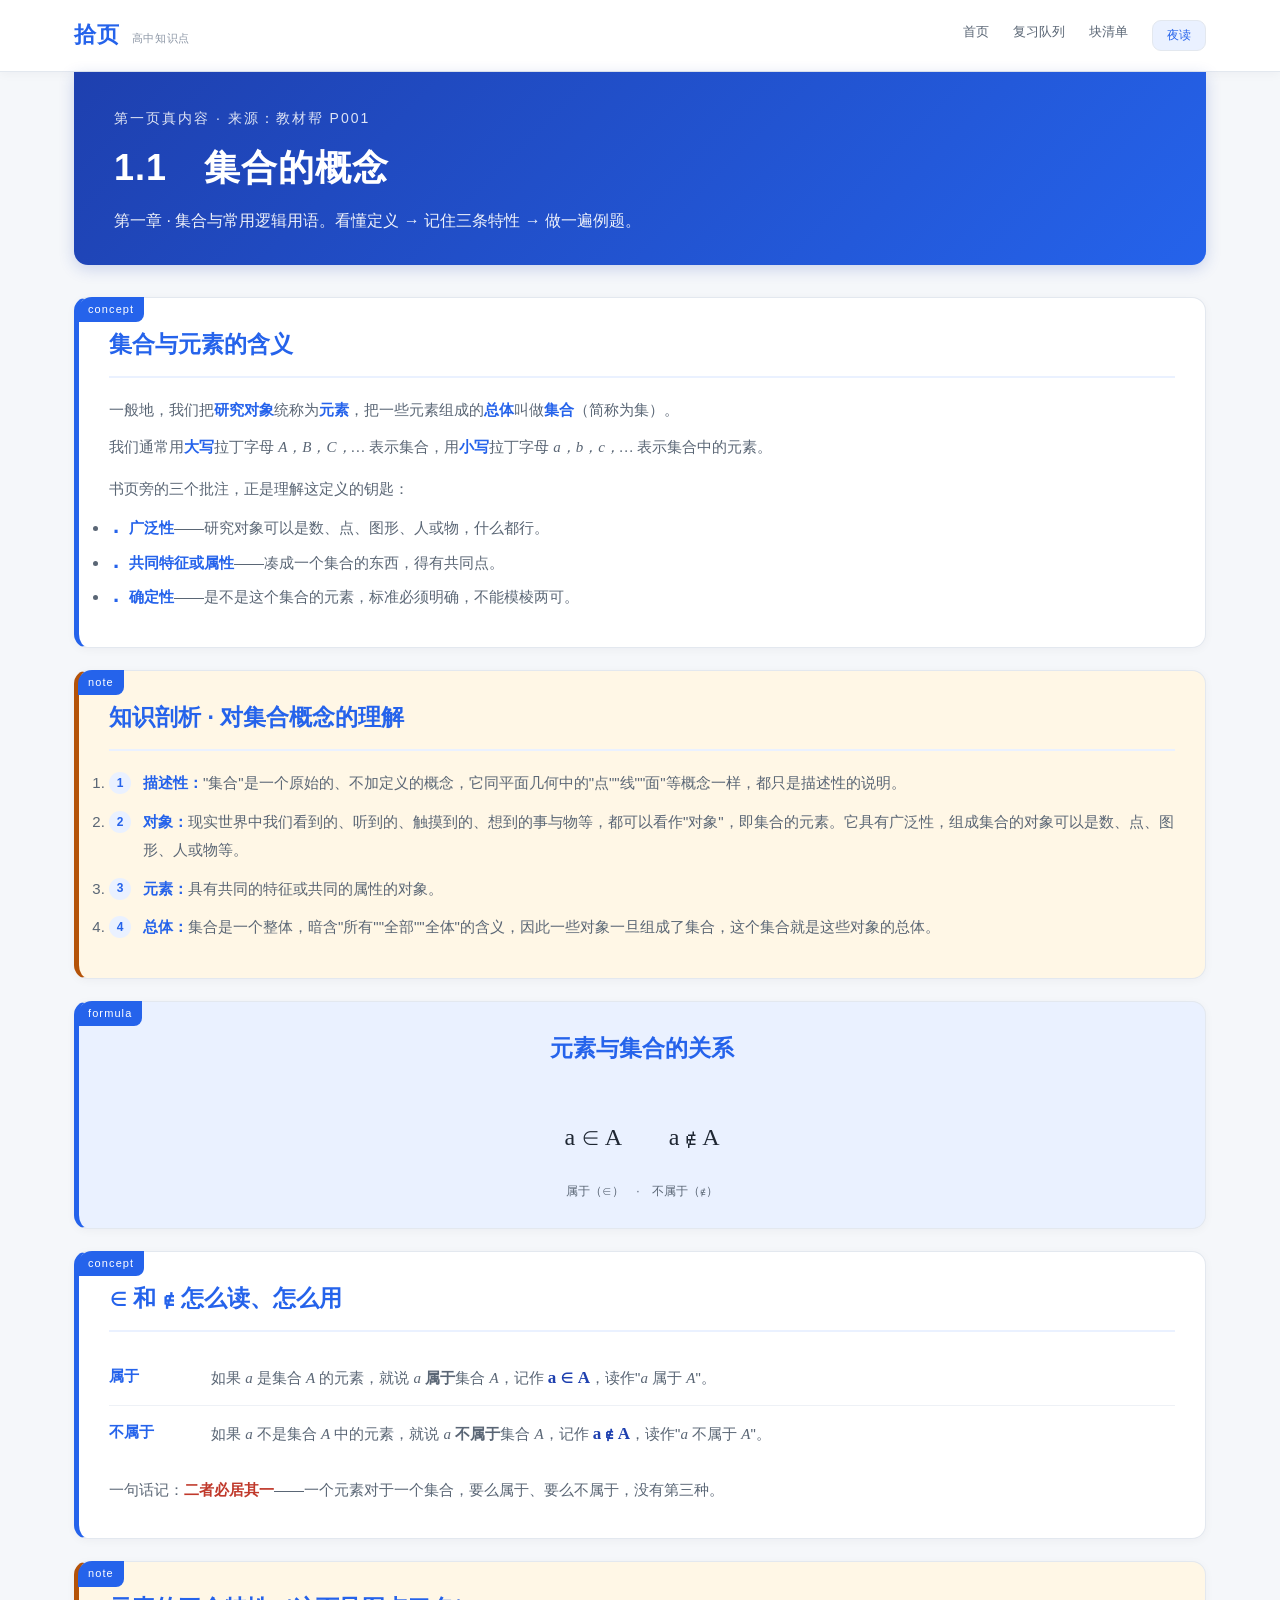
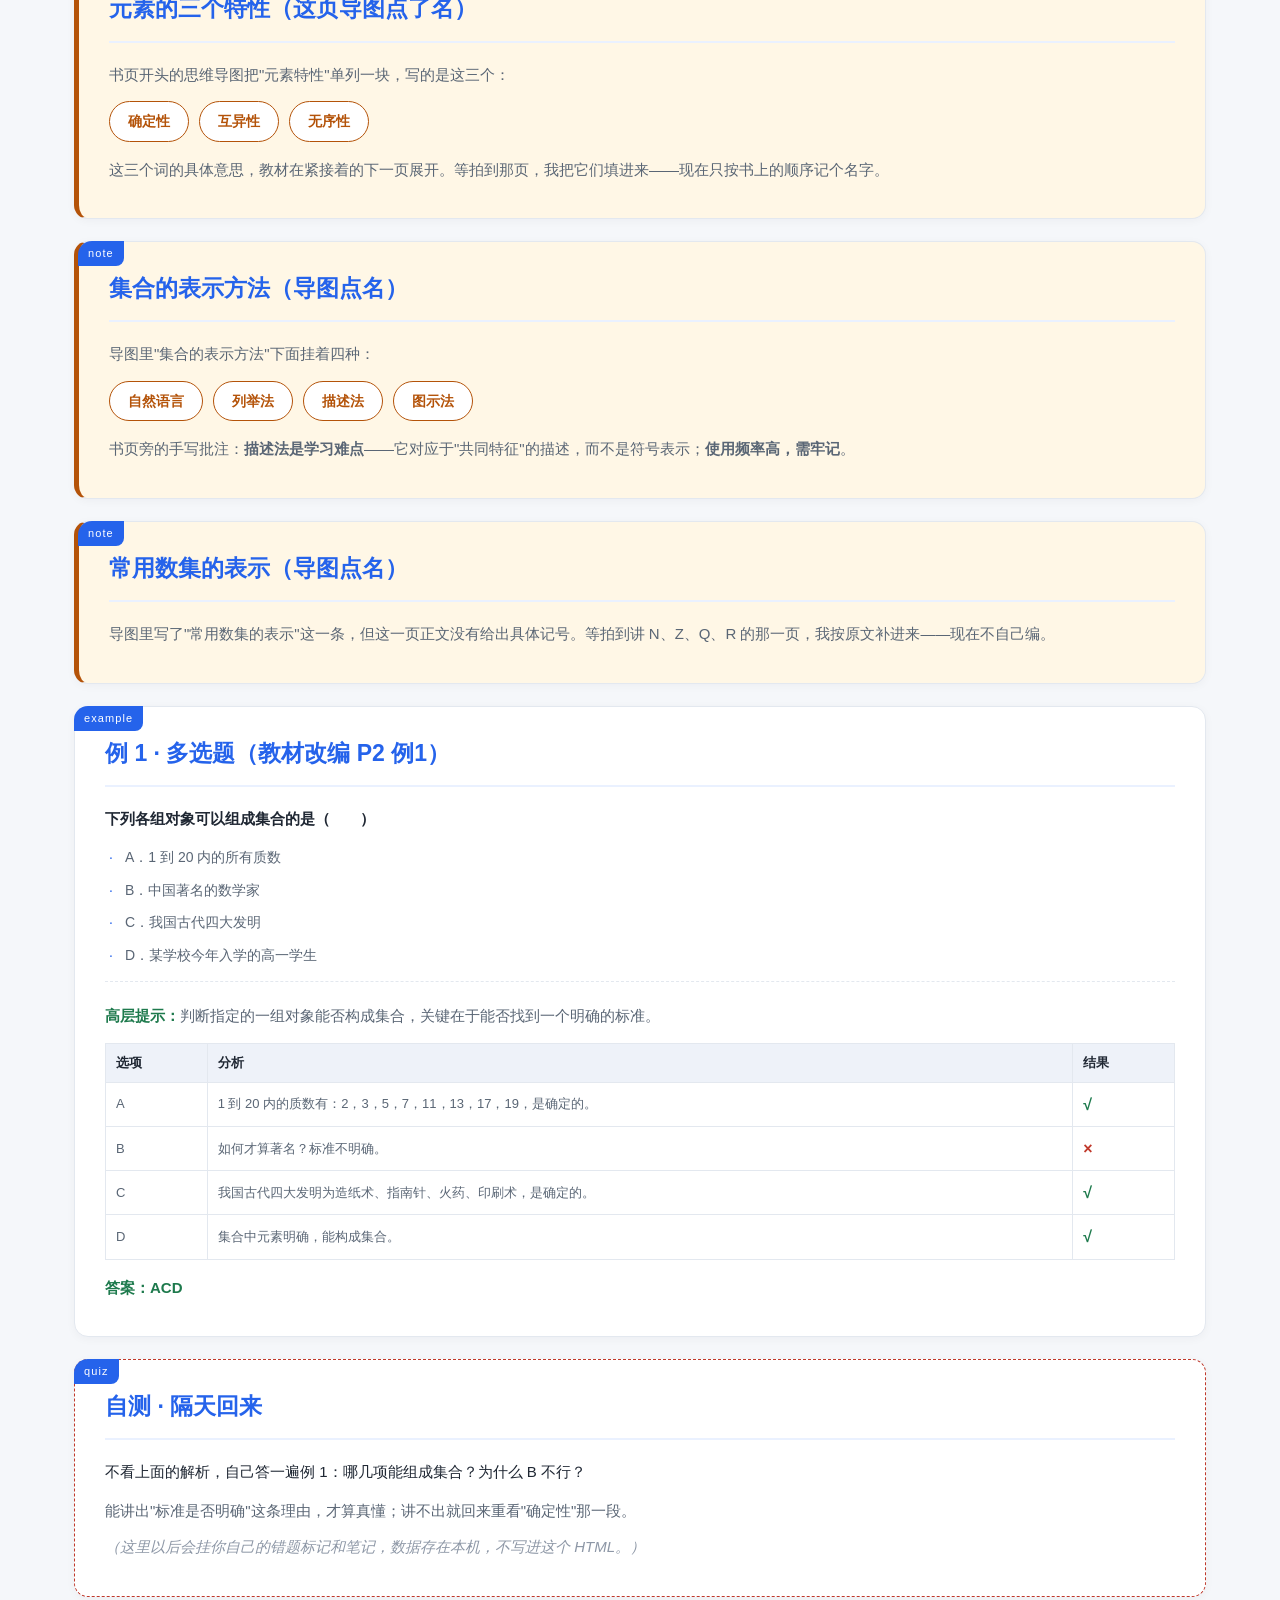
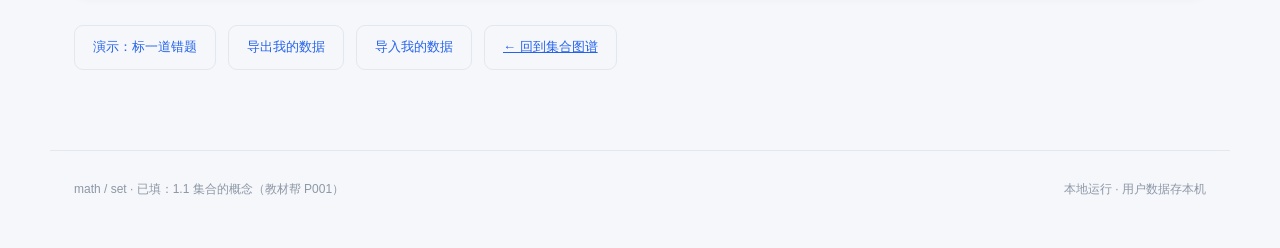
<file: subjects/math/set.html>
<!DOCTYPE html>
<html lang="zh-CN">
<head>
<meta charset="utf-8">
<meta name="viewport" content="width=device-width,initial-scale=1">
<title>1.1 集合的概念 · 数学 · 拾页</title>
<script>try{var t=localStorage.getItem('shiyue_theme');if(t)document.documentElement.dataset.theme=t;}catch(e){}</script>
<link rel="stylesheet" href="../../shared/blocks.css">
</head>
<body>
<script src="../../shared/nav.js"></script>
<script src="../../shared/store.js"></script>
<script src="../../shared/userblocks.js"></script>

<div class="wrap">
  <header class="hero">
    <div class="kicker">第一页真内容 · 来源：教材帮 P001</div>
    <h1>1.1　集合的概念</h1>
    <p>第一章 · 集合与常用逻辑用语。看懂定义 → 记住三条特性 → 做一遍例题。</p>
  </header>

  <div class="page-body">
  <article data-page="math/set">

    <!-- 概念：教材原文，一个字不改 -->
    <section data-block="concept" id="concept-def">
      <h2>集合与元素的含义</h2>
      <p>一般地，我们把<strong>研究对象</strong>统称为<strong>元素</strong>，把一些元素组成的<strong>总体</strong>叫做<strong>集合</strong>（简称为集）。</p>
      <p>我们通常用<strong>大写</strong>拉丁字母 <i>A，B，C，…</i> 表示集合，用<strong>小写</strong>拉丁字母 <i>a，b，c，…</i> 表示集合中的元素。</p>
      <p class="mt">书页旁的三个批注，正是理解这定义的钥匙：</p>
      <ul class="bullets">
        <li><b>广泛性</b>——研究对象可以是数、点、图形、人或物，什么都行。</li>
        <li><b>共同特征或属性</b>——凑成一个集合的东西，得有共同点。</li>
        <li><b>确定性</b>——是不是这个集合的元素，标准必须明确，不能模棱两可。</li>
      </ul>
    </section>

    <!-- 知识剖析：四条 -->
    <section data-block="note" id="note-analysis">
      <h2>知识剖析 · 对集合概念的理解</h2>
      <ol class="steps">
        <li><b>描述性：</b>"集合"是一个原始的、不加定义的概念，它同平面几何中的"点""线""面"等概念一样，都只是描述性的说明。</li>
        <li><b>对象：</b>现实世界中我们看到的、听到的、触摸到的、想到的事与物等，都可以看作"对象"，即集合的元素。它具有广泛性，组成集合的对象可以是数、点、图形、人或物等。</li>
        <li><b>元素：</b>具有共同的特征或共同的属性的对象。</li>
        <li><b>总体：</b>集合是一个整体，暗含"所有""全部""全体"的含义，因此一些对象一旦组成了集合，这个集合就是这些对象的总体。</li>
      </ol>
    </section>

    <!-- 记法：元素与集合的关系 -->
    <section data-block="formula" id="formula-belong">
      <h2>元素与集合的关系</h2>
      <div class="formula">a ∈ A　　a ∉ A</div>
      <div class="where">属于（∈）　·　不属于（∉）</div>
    </section>

    <section data-block="concept" id="concept-relation">
      <h2>∈ 和 ∉ 怎么读、怎么用</h2>
      <div class="kv">
        <div class="k">属于</div>
        <div class="v">如果 <i>a</i> 是集合 <i>A</i> 的元素，就说 <i>a</i> <b>属于</b>集合 <i>A</i>，记作 <b class="sym">a ∈ A</b>，读作"<i>a</i> 属于 <i>A</i>"。</div>
      </div>
      <div class="kv">
        <div class="k">不属于</div>
        <div class="v">如果 <i>a</i> 不是集合 <i>A</i> 中的元素，就说 <i>a</i> <b>不属于</b>集合 <i>A</i>，记作 <b class="sym">a ∉ A</b>，读作"<i>a</i> 不属于 <i>A</i>"。</div>
      </div>
      <p class="mt tip-line">一句话记：<b>二者必居其一</b>——一个元素对于一个集合，要么属于、要么不属于，没有第三种。</p>
    </section>

    <!-- 元素的三个特性：书页导图里有，正文下一页展开 -->
    <section data-block="note" id="note-features">
      <h2>元素的三个特性（这页导图点了名）</h2>
      <p>书页开头的思维导图把"元素特性"单列一块，写的是这三个：</p>
      <div class="chips">
        <span>确定性</span><span>互异性</span><span>无序性</span>
      </div>
      <p class="mt tip-line">这三个词的具体意思，教材在紧接着的下一页展开。等拍到那页，我把它们填进来——现在只按书上的顺序记个名字。</p>
    </section>

    <!-- 集合的表示方法：导图点了名，正文未展开 -->
    <section data-block="note" id="note-methods">
      <h2>集合的表示方法（导图点名）</h2>
      <p>导图里"集合的表示方法"下面挂着四种：</p>
      <div class="chips">
        <span>自然语言</span><span>列举法</span><span>描述法</span><span>图示法</span>
      </div>
      <p class="mt">书页旁的手写批注：<b>描述法是学习难点</b>——它对应于"共同特征"的描述，而不是符号表示；<b>使用频率高，需牢记</b>。</p>
    </section>

    <!-- 常用数集：导图点名，正文没给具体符号，不自己编 -->
    <section data-block="note" id="note-number-sets">
      <h2>常用数集的表示（导图点名）</h2>
      <p class="tip-line">导图里写了"常用数集的表示"这一条，但这一页正文没有给出具体记号。等拍到讲 N、Z、Q、R 的那一页，我按原文补进来——现在不自己编。</p>
    </section>

    <!-- 例题：教材原题一字不改 -->
    <section data-block="example" id="example-1">
      <h2>例 1 · 多选题（教材改编 P2 例1）</h2>
      <p class="q">下列各组对象可以组成集合的是（　　）</p>
      <ul class="opts">
        <li>A．1 到 20 内的所有质数</li>
        <li>B．中国著名的数学家</li>
        <li>C．我国古代四大发明</li>
        <li>D．某学校今年入学的高一学生</li>
      </ul>
      <div class="ans">
        <p><b>高层提示：</b>判断指定的一组对象能否构成集合，关键在于能否找到一个明确的标准。</p>
        <table class="mini-table">
          <tr><th>选项</th><th>分析</th><th>结果</th></tr>
          <tr><td>A</td><td>1 到 20 内的质数有：2，3，5，7，11，13，17，19，是确定的。</td><td class="yes">√</td></tr>
          <tr><td>B</td><td>如何才算著名？标准不明确。</td><td class="no">×</td></tr>
          <tr><td>C</td><td>我国古代四大发明为造纸术、指南针、火药、印刷术，是确定的。</td><td class="yes">√</td></tr>
          <tr><td>D</td><td>集合中元素明确，能构成集合。</td><td class="yes">√</td></tr>
        </table>
        <p class="mt"><b>答案：ACD</b></p>
      </div>
    </section>

    <!-- 自测：只留这一页能自查的，不造题 -->
    <section data-block="quiz" id="quiz-1">
      <h2>自测 · 隔天回来</h2>
      <p class="q">不看上面的解析，自己答一遍例 1：哪几项能组成集合？为什么 B 不行？</p>
      <p class="tip-line">能讲出"标准是否明确"这条理由，才算真懂；讲不出就回来重看"确定性"那一段。</p>
      <p class="ph">（这里以后会挂你自己的错题标记和笔记，数据存在本机，不写进这个 HTML。）</p>
    </section>

  </article>

  <div class="actions">
    <button class="btn ghost" data-act="demo" type="button">演示：标一道错题</button>
    <button class="btn ghost" data-act="export" type="button">导出我的数据</button>
    <label class="btn ghost">导入我的数据<input type="file" accept="application/json" data-act="import" style="display:none"></label>
    <a class="btn ghost" href="map.html">← 回到集合图谱</a>
  </div>
  </div>
</div>

<footer><span>math / set · 已填：1.1 集合的概念（教材帮 P001）</span><span>本地运行 · 用户数据存本机</span></footer>
</body>
</html>
</file>
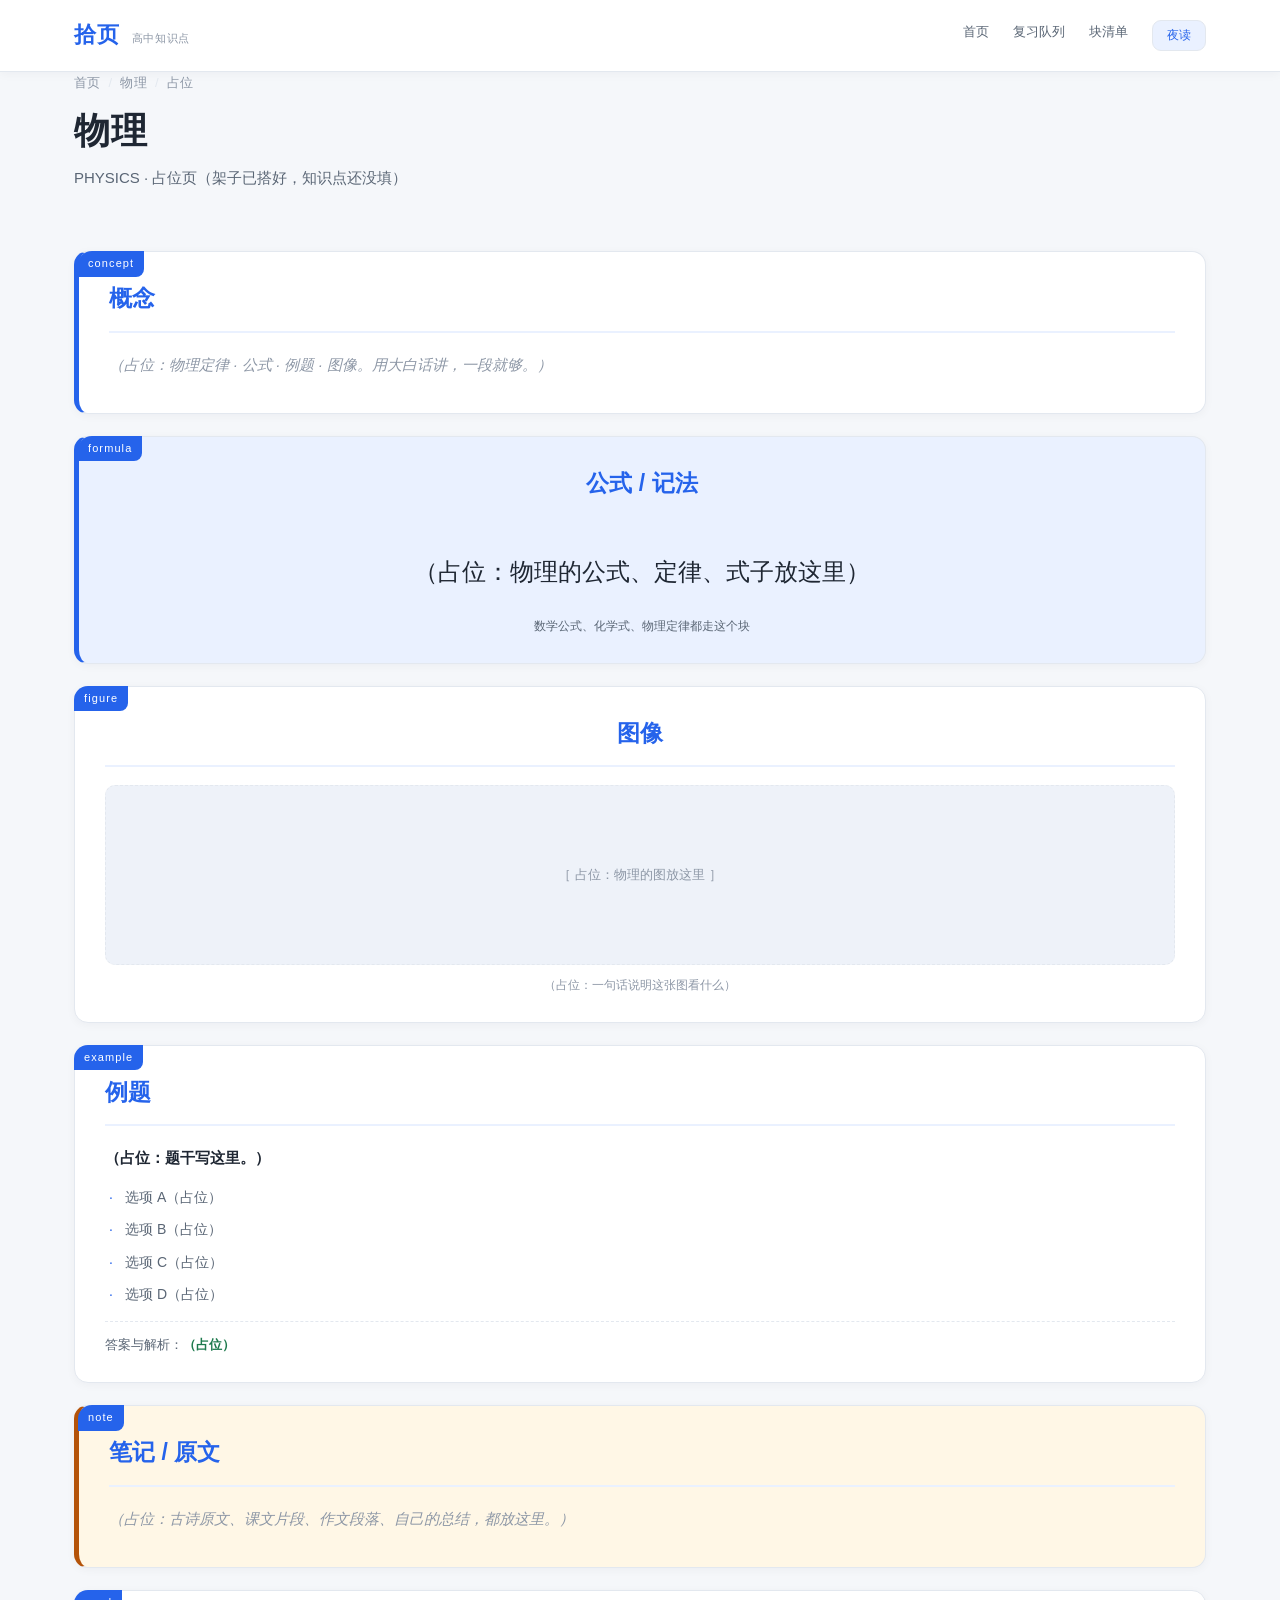
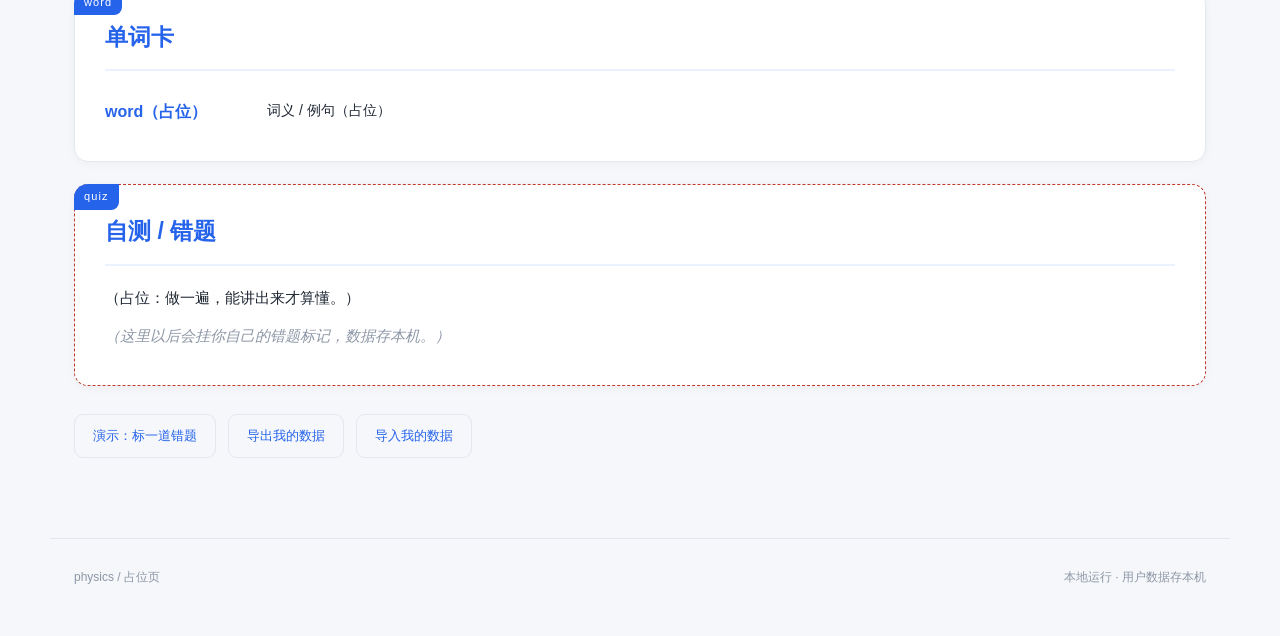
<file: subjects/physics/set.html>
<!DOCTYPE html>
<html lang="zh-CN">
<head>
<meta charset="utf-8">
<meta name="viewport" content="width=device-width,initial-scale=1">
<title>物理 · 拾页</title>
<script>try{var t=localStorage.getItem('shiyue_theme');if(t)document.documentElement.dataset.theme=t;}catch(e){}</script>
<link rel="stylesheet" href="../../shared/blocks.css">
</head>
<body>
<script src="../../shared/nav.js"></script>
<script src="../../shared/store.js"></script>
<script src="../../shared/userblocks.js"></script>
<div class="wrap">
  <header class="page-head">
    <div class="crumb"><a href="../../index.html">首页</a><span>/</span><a href="#">物理</a><span>/</span>占位</div>
    <h1>物理</h1>
    <div class="meta">PHYSICS · 占位页（架子已搭好，知识点还没填）</div>
  </header>
  <div class="page-body">
  <article data-page="physics/placeholder">
    <section data-block="concept" id="concept-intro"><h2>概念</h2><p class="ph">（占位：物理定律 · 公式 · 例题 · 图像。用大白话讲，一段就够。）</p></section>
    <section data-block="formula" id="formula-basic"><h2>公式 / 记法</h2><div class="formula">（占位：物理的公式、定律、式子放这里）</div><div class="where">数学公式、化学式、物理定律都走这个块</div></section>
    <section data-block="figure"><h2>图像</h2><figure><div class="frame">［ 占位：物理的图放这里 ］</div><figcaption>（占位：一句话说明这张图看什么）</figcaption></figure></section>
    <section data-block="example" id="example-1"><h2>例题</h2><p class="q">（占位：题干写这里。）</p><ul class="opts"><li>选项 A（占位）</li><li>选项 B（占位）</li><li>选项 C（占位）</li><li>选项 D（占位）</li></ul><div class="ans">答案与解析：<b>（占位）</b></div></section>
    <section data-block="note"><h2>笔记 / 原文</h2><p class="ph">（占位：古诗原文、课文片段、作文段落、自己的总结，都放这里。）</p></section>
    <section data-block="word"><h2>单词卡</h2><div class="row"><span class="w">word（占位）</span><span>词义 / 例句（占位）</span></div></section>
    <section data-block="quiz" id="quiz-1"><h2>自测 / 错题</h2><p class="q">（占位：做一遍，能讲出来才算懂。）</p><p class="ph">（这里以后会挂你自己的错题标记，数据存本机。）</p></section>
  </article>
  <div class="actions">
    <button class="btn ghost" data-act="demo" type="button">演示：标一道错题</button>
    <button class="btn ghost" data-act="export" type="button">导出我的数据</button>
    <label class="btn ghost">导入我的数据<input type="file" accept="application/json" data-act="import" style="display:none"></label>
  </div>
  </div>
</div>
<footer><span>physics / 占位页</span><span>本地运行 · 用户数据存本机</span></footer>
</body>
</html>
</file>
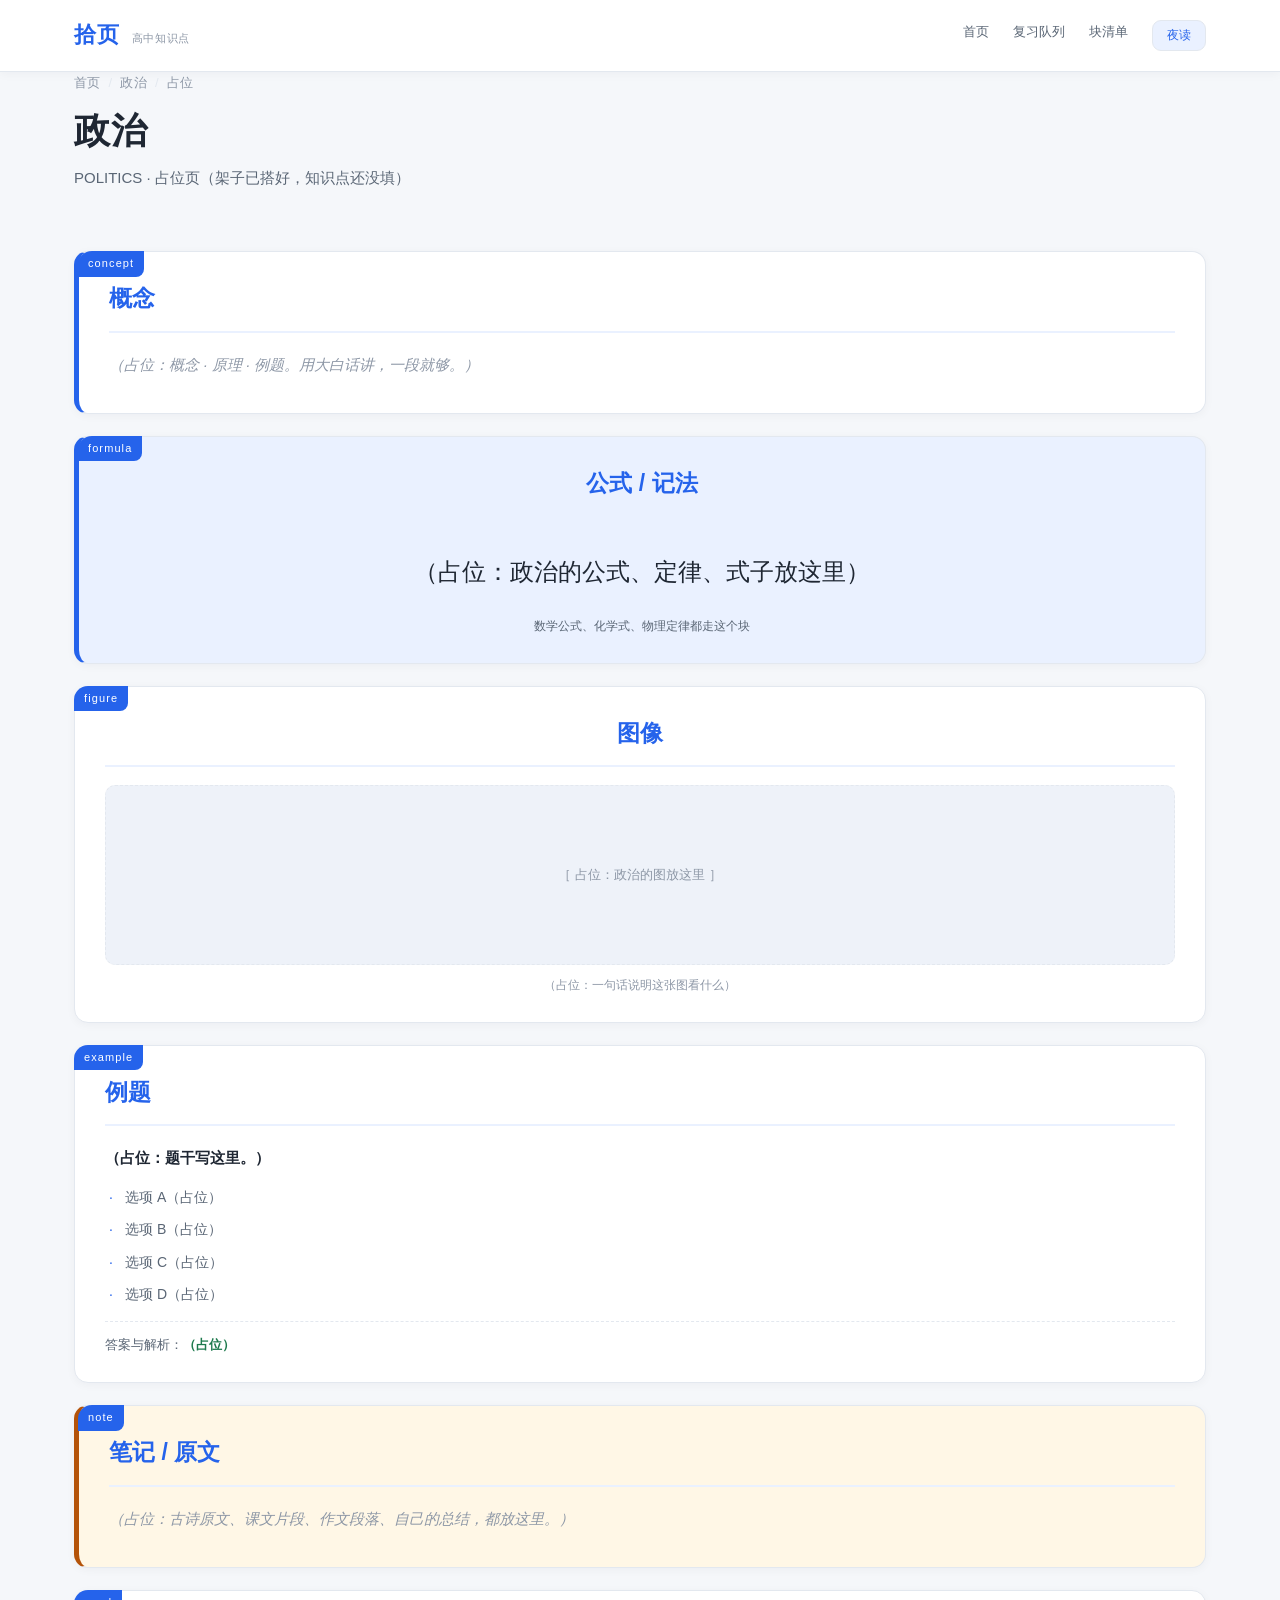
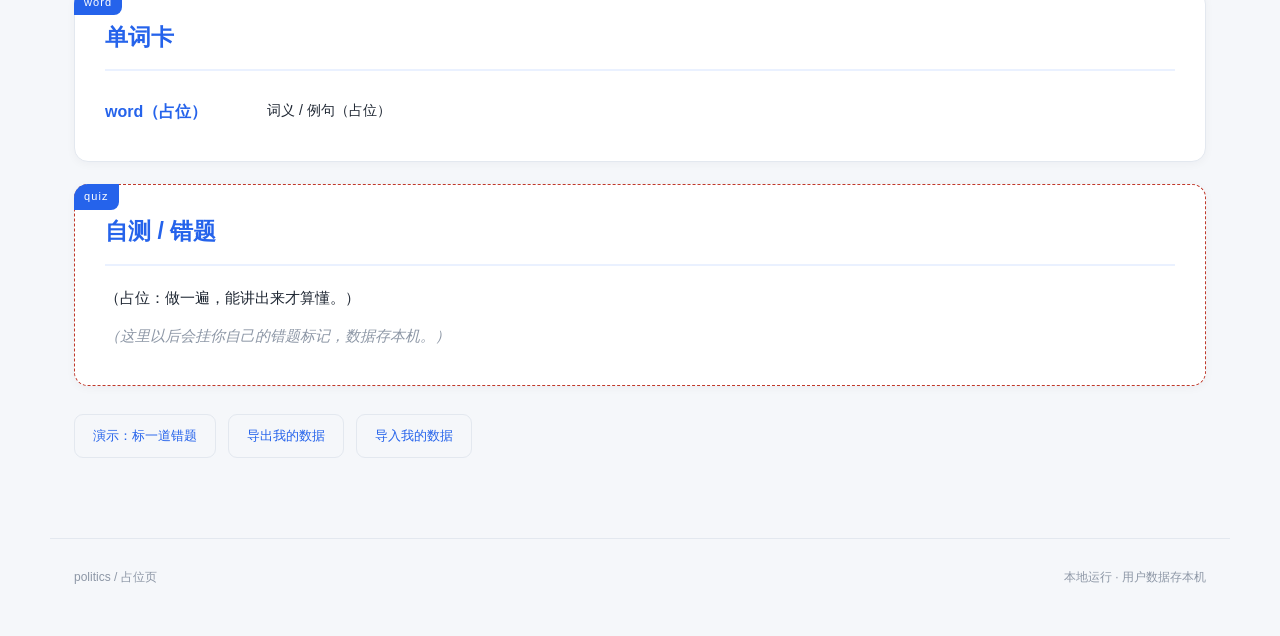
<file: subjects/politics/set.html>
<!DOCTYPE html>
<html lang="zh-CN">
<head>
<meta charset="utf-8">
<meta name="viewport" content="width=device-width,initial-scale=1">
<title>政治 · 拾页</title>
<script>try{var t=localStorage.getItem('shiyue_theme');if(t)document.documentElement.dataset.theme=t;}catch(e){}</script>
<link rel="stylesheet" href="../../shared/blocks.css">
</head>
<body>
<script src="../../shared/nav.js"></script>
<script src="../../shared/store.js"></script>
<script src="../../shared/userblocks.js"></script>
<div class="wrap">
  <header class="page-head">
    <div class="crumb"><a href="../../index.html">首页</a><span>/</span><a href="#">政治</a><span>/</span>占位</div>
    <h1>政治</h1>
    <div class="meta">POLITICS · 占位页（架子已搭好，知识点还没填）</div>
  </header>
  <div class="page-body">
  <article data-page="politics/placeholder">
    <section data-block="concept" id="concept-intro"><h2>概念</h2><p class="ph">（占位：概念 · 原理 · 例题。用大白话讲，一段就够。）</p></section>
    <section data-block="formula" id="formula-basic"><h2>公式 / 记法</h2><div class="formula">（占位：政治的公式、定律、式子放这里）</div><div class="where">数学公式、化学式、物理定律都走这个块</div></section>
    <section data-block="figure"><h2>图像</h2><figure><div class="frame">［ 占位：政治的图放这里 ］</div><figcaption>（占位：一句话说明这张图看什么）</figcaption></figure></section>
    <section data-block="example" id="example-1"><h2>例题</h2><p class="q">（占位：题干写这里。）</p><ul class="opts"><li>选项 A（占位）</li><li>选项 B（占位）</li><li>选项 C（占位）</li><li>选项 D（占位）</li></ul><div class="ans">答案与解析：<b>（占位）</b></div></section>
    <section data-block="note"><h2>笔记 / 原文</h2><p class="ph">（占位：古诗原文、课文片段、作文段落、自己的总结，都放这里。）</p></section>
    <section data-block="word"><h2>单词卡</h2><div class="row"><span class="w">word（占位）</span><span>词义 / 例句（占位）</span></div></section>
    <section data-block="quiz" id="quiz-1"><h2>自测 / 错题</h2><p class="q">（占位：做一遍，能讲出来才算懂。）</p><p class="ph">（这里以后会挂你自己的错题标记，数据存本机。）</p></section>
  </article>
  <div class="actions">
    <button class="btn ghost" data-act="demo" type="button">演示：标一道错题</button>
    <button class="btn ghost" data-act="export" type="button">导出我的数据</button>
    <label class="btn ghost">导入我的数据<input type="file" accept="application/json" data-act="import" style="display:none"></label>
  </div>
  </div>
</div>
<footer><span>politics / 占位页</span><span>本地运行 · 用户数据存本机</span></footer>
</body>
</html>
</file>
<file: shared/blocks.css>
/* 拾页 · 内容块统一样式。蓝色科技风（沿用最初样板配色）。零构建、断网可用。 */
:root{
  --paper:#f5f7fa; --paper-2:#eef2f9; --card:#ffffff;
  --ink:#1f2733; --ink-2:#5a6675; --ink-3:#8d97a6;
  --accent:#2563eb; --accent-2:#1e40af; --accent-soft:#eaf1ff;
  --amber:#b45309; --amber-soft:#fff7e6;
  --red:#c0392b; --red-soft:#fdecea;
  --green:#1e7a4d; --green-soft:#eaf7f0;
  --line:#e3e8ef; --line-2:#eef1f6;
  --radius:14px; --shadow:0 2px 10px rgba(20,30,50,.04);
  --sans:"Microsoft YaHei","PingFang SC","Hiragino Sans GB",sans-serif;
  --serif:"Microsoft YaHei","PingFang SC","Hiragino Sans GB",sans-serif;
}
html[data-theme="night"]{
  --paper:#111827; --paper-2:#1a2232; --card:#1c2536;
  --ink:#e8edf5; --ink-2:#aab6c8; --ink-3:#7a879b;
  --accent:#60a5fa; --accent-2:#3b82f6; --accent-soft:rgba(96,165,250,.14);
  --amber:#fbbf24; --amber-soft:rgba(251,191,36,.12);
  --red:#f87171; --red-soft:rgba(248,113,113,.12);
  --green:#4ade80; --green-soft:rgba(74,222,128,.12);
  --line:rgba(200,215,235,.16); --line-2:rgba(200,215,235,.08);
}
*{margin:0;padding:0;box-sizing:border-box}
body{background:var(--paper);color:var(--ink);font-family:var(--sans);line-height:1.75;min-height:100vh}
a{color:var(--accent)}

/* 布局骨架 */
.wrap{max-width:1180px;margin:auto;padding:0 24px}
.page-head{padding:0 0 28px}
.crumb{font-size:13px;color:var(--ink-3);letter-spacing:.02em;margin-bottom:14px}
.crumb a{color:var(--ink-3);text-decoration:none}
.crumb a:hover{color:var(--accent)}
.crumb span{margin:0 8px;color:var(--line)}
.page-head h1{font-size:36px;letter-spacing:.02em;font-weight:700;line-height:1.3}
.page-head .meta{margin-top:10px;font-size:15px;color:var(--ink-2)}
.page-body{padding:32px 0 80px}

/* 蓝色渐变头（最初样版的标志） */
.hero{background:linear-gradient(135deg,#1e40af,#2563eb);color:#fff;
  padding:34px 40px 30px;box-shadow:0 4px 16px rgba(30,64,175,.2);border-radius:0 0 var(--radius) var(--radius)}
.hero .kicker{font-size:14px;opacity:.86;letter-spacing:2px}
.hero h1{font-size:36px;margin:6px 0 8px;letter-spacing:1px;color:#fff}
.hero p{font-size:16px;opacity:.92}

/* 块通用外壳 */
article[data-page]{display:flex;flex-direction:column;gap:22px}
section[data-block]{position:relative;background:var(--card);border:1px solid var(--line);
  border-radius:var(--radius);padding:26px 30px;box-shadow:var(--shadow);scroll-margin-top:80px}
section[data-block]::before{content:attr(data-block);position:absolute;top:-1px;left:-1px;
  font-size:11px;letter-spacing:.1em;color:#fff;background:var(--accent);padding:3px 10px;border-radius:var(--radius) 0 8px 0}
section[data-block] h2{font-size:23px;color:var(--accent);padding-bottom:12px;
  border-bottom:2px solid var(--accent-soft);margin-bottom:18px;font-weight:700}
section[data-block] p{font-size:15px;color:var(--ink-2);line-height:1.9;margin:8px 0}
section[data-block] .ph{color:var(--ink-3);font-style:italic}

/* 各块类型专属（沿用最初样板四色强调块） */
section[data-block="concept"]{border-left:5px solid var(--accent)}
section[data-block="formula"]{background:var(--accent-soft);text-align:center;border-left:5px solid var(--accent)}
section[data-block="formula"] .formula{font-family:"Cambria Math","Times New Roman",serif;font-size:24px;
  color:var(--ink);padding:18px 0;line-height:1.6}
section[data-block="formula"] .where{font-size:12px;color:var(--ink-2);margin-top:6px}
section[data-block="figure"]{text-align:center}
section[data-block="figure"] .frame{border:1px dashed var(--line);background:var(--paper-2);
  min-height:180px;display:flex;align-items:center;justify-content:center;
  color:var(--ink-3);font-size:13px;border-radius:10px}
section[data-block="figure"] figcaption{font-size:12px;color:var(--ink-3);margin-top:10px}
section[data-block="example"] .q{font-weight:600;color:var(--ink);margin-bottom:12px}
section[data-block="example"] .opts{list-style:none;display:grid;gap:8px;margin:12px 0}
section[data-block="example"] .opts li{font-size:14px;color:var(--ink-2);padding-left:20px;position:relative}
section[data-block="example"] .opts li::before{content:"·";position:absolute;left:4px;color:var(--accent)}
section[data-block="example"] .ans{border-top:1px dashed var(--line);padding-top:12px;margin-top:14px;
  font-size:13px;color:var(--ink-2)}
section[data-block="example"] .ans b{color:var(--green)}
section[data-block="note"]{border-left:5px solid var(--amber);background:var(--amber-soft)}
section[data-block="quiz"]{border:1px dashed var(--red)}
section[data-block="quiz"] .q{font-size:15px;color:var(--ink);margin-bottom:10px}
section[data-block="word"] .row{display:grid;grid-template-columns:150px 1fr;gap:12px;
  padding:9px 0;border-bottom:1px solid var(--line-2);font-size:14px}
section[data-block="word"] .row:last-child{border-bottom:0}
section[data-block="word"] .w{color:var(--accent);font-size:16px;font-weight:600}
section[data-block="text"] .orig{font-size:17px;line-height:2.1;color:var(--ink)}
section[data-block="text"] .trans{font-size:13px;color:var(--ink-3);margin-top:14px;
  border-top:1px dashed var(--line);padding-top:12px}

/* 真内容排版：列表、键值、标签、小表 */
.mt{margin-top:14px!important}
.bullets{list:none;margin:10px 0;padding:0}
.bullets li{position:relative;padding-left:20px;margin:7px 0;font-size:15px;color:var(--ink-2);line-height:1.85}
.bullets li::before{content:"·";position:absolute;left:4px;top:-2px;color:var(--accent);font-size:22px;font-weight:700}
.bullets b,.steps b{color:var(--accent)}
.steps{list:none;counter-reset:st;margin:8px 0;padding:0}
.steps li{position:relative;padding-left:34px;margin:11px 0;font-size:15px;color:var(--ink-2);line-height:1.85}
.steps li::before{content:counter(st,decimal);counter-increment:st;position:absolute;left:0;top:3px;
  width:22px;height:22px;border-radius:50%;background:var(--accent-soft);color:var(--accent);
  font-size:12px;font-weight:700;display:flex;align-items:center;justify-content:center}
.kv{display:grid;grid-template-columns:88px 1fr;gap:14px;align-items:start;
  padding:12px 0;border-bottom:1px solid var(--line-2);font-size:15px;color:var(--ink-2);line-height:1.85}
.kv:last-of-type{border-bottom:0}
.kv .k{color:var(--accent);font-weight:700}
.kv .sym{color:var(--accent-2);font-family:"Cambria Math",serif;font-size:17px}
.chips{display:flex;gap:10px;flex-wrap:wrap;margin:12px 0}
.chips span{display:inline-block;padding:7px 18px;border:1px solid var(--amber);color:var(--amber);
  border-radius:999px;font-size:14px;font-weight:600;background:var(--card)}
.tip-line{color:var(--ink-2)}
.tip-line b{color:var(--red)}
.mini-table{width:100%;border-collapse:collapse;margin-top:12px;font-size:13px}
.mini-table th,.mini-table td{border:1px solid var(--line);padding:8px 10px;text-align:left;line-height:1.7;color:var(--ink-2)}
.mini-table th{background:var(--paper-2);color:var(--ink);font-weight:700}
.mini-table .yes{color:var(--green);font-weight:700;font-size:16px}
.mini-table .no{color:var(--red);font-weight:700;font-size:16px}
section[data-block] strong{color:var(--accent);font-weight:700}
section[data-block] i{font-family:"Cambria Math","Times New Roman",serif;font-style:italic}

/* 用户块：由 userblocks.js 挂载 */
.ub-mark{display:inline-flex;align-items:center;gap:5px;margin-left:10px;
  font-size:11px;color:var(--red);border:1px solid var(--red);border-radius:999px;
  padding:1px 9px;vertical-align:middle}
.ub-panel{margin-top:14px;padding:12px 16px;background:var(--red-soft);
  border-left:5px solid var(--red);border-radius:0 10px 10px 0;font-size:13px;color:var(--ink-2)}

/* 目录卡片 */
.grid{display:grid;grid-template-columns:repeat(3,1fr);gap:18px}
.tile{background:var(--card);border:1px solid var(--line);padding:22px 20px;text-decoration:none;
  color:inherit;display:block;min-height:150px;border-radius:var(--radius);box-shadow:var(--shadow);
  transition:border-color .15s,transform .15s}
.tile:hover{border-color:var(--accent);transform:translateY(-2px)}
.tile .no{font-size:12px;color:var(--accent);letter-spacing:.08em;font-weight:600}
.tile h3{font-size:23px;margin:10px 0 6px;color:var(--ink)}
.tile .d{font-size:12px;color:var(--ink-2);line-height:1.8}
.tile.soon{opacity:.55;cursor:default}
.tile.soon:hover{border-color:var(--line);transform:none}

/* 底部操作 */
.actions{display:flex;gap:12px;flex-wrap:wrap;margin-top:28px}
.btn{display:inline-flex;align-items:center;gap:8px;background:var(--accent);color:#fff;
  border:0;padding:10px 18px;font-size:13px;cursor:pointer;border-radius:9px}
.btn:hover{background:var(--accent-2)}
.btn.ghost{background:transparent;color:var(--accent);border:1px solid var(--line)}
.btn.ghost:hover{border-color:var(--accent);background:var(--accent-soft)}

footer{max-width:1180px;margin:auto;padding:28px 24px 48px;border-top:1px solid var(--line);
  font-size:12px;color:var(--ink-3);display:flex;justify-content:space-between}

@media(max-width:820px){
  .wrap{padding:0 20px}
  .grid{grid-template-columns:repeat(2,1fr)}
  .hero{padding:26px 22px}.hero h1{font-size:28px}
  .page-head h1{font-size:28px}
  section[data-block]{padding:22px 20px}
  footer{flex-direction:column;gap:8px}
}
</file>
<file: shared/graph.css>
/* 拾页 · 知识图谱。一屏铺开，不竖滑。吃 blocks.css 同一套主题变量。 */
:root{
  --gnode-fill:#fbf9f4; --gnode-stroke:rgba(32,33,31,.22);
  --gnode-core:#2f4a44; --gedge:rgba(32,33,31,.18);
  --gsub:#5c5e57; --gpanel:rgba(251,249,244,.96);
}
html[data-theme="night"]{
  --gnode-fill:rgba(255,255,255,.07); --gnode-stroke:rgba(170,200,235,.38);
  --gnode-core:#8fb3a6; --gedge:rgba(160,190,230,.24);
  --gsub:#b4b3a9; --gpanel:rgba(26,34,50,.96);
}

/* 满屏，不滚动 */
body.graph-page{height:100vh;overflow:hidden;display:flex;flex-direction:column}
.graph-stage{position:relative;flex:1;min-height:0;background:var(--paper)}
html[data-theme="night"] .graph-stage{background:linear-gradient(160deg,#111b2c 0%,#0c1320 100%)}
.graph-svg{width:100%;height:100%;display:block}

/* 便利贴：章节条 */
.graph-head{position:absolute;left:24px;top:18px;z-index:3;pointer-events:none}
.graph-head .k{font-family:var(--serif);font-size:12px;letter-spacing:.18em;color:var(--accent)}
.graph-head h1{font-family:var(--serif);font-size:26px;letter-spacing:.08em;margin-top:4px;color:var(--ink)}
.graph-head .u{font-size:12px;color:var(--gsub);margin-top:4px}
.graph-head .hint{font-size:11px;color:var(--ink-3);margin-top:8px}

/* 连线 */
.graph-edge{stroke:var(--gedge);stroke-width:1.3;fill:none}
.graph-edge.hi{stroke:var(--accent);stroke-width:2}

/* 节点 */
.gnode{cursor:pointer}
.gnode .halo{fill:var(--gnode-fill);stroke:var(--gnode-stroke);stroke-width:1.2;transition:stroke .15s,stroke-width .15s}
.gnode:hover .halo,.gnode.sel .halo{stroke:var(--accent);stroke-width:2.4}
.gnode .core{fill:var(--gnode-core);transition:fill .15s}
.gnode.sel .core{fill:var(--accent)}
.gnode .label{font-family:var(--sans);font-size:12.5px;fill:var(--gsub);text-anchor:middle;pointer-events:none}
.gnode:hover .label,.gnode.sel .label{fill:var(--ink);font-weight:600}
.gnode.big .label{font-size:15px;fill:var(--ink);font-weight:600}
.gnode.big .halo{stroke-width:1.6}

/* 类型小标签：新学 / Test / 要点 */
.gtag rect{rx:2}
.gtag text{font-family:var(--sans);font-size:9.5px;fill:#fff;text-anchor:middle;pointer-events:none;letter-spacing:.04em}
.gtag.new rect{fill:#3f7a5f}
.gtag.test rect{fill:#2f6fa3}
.gtag.key rect{fill:#b4442e}

/* 右侧学情卡 */
.graph-panel{position:absolute;right:22px;top:18px;width:224px;z-index:3;background:var(--gpanel);
  border:1px solid var(--line);padding:16px 18px 18px;box-shadow:0 8px 24px rgba(0,0,0,.06)}
.graph-panel .ph-k{font-size:11px;letter-spacing:.14em;color:var(--accent)}
.graph-panel h2{font-family:var(--serif);font-size:18px;letter-spacing:.06em;margin:6px 0 12px;color:var(--ink)}
.graph-panel .stat{font-family:var(--serif);font-size:24px;color:var(--accent)}
.graph-panel .stat span{font-size:13px;color:var(--gsub);font-family:var(--sans)}
.graph-panel .bar{height:5px;background:var(--line-2);margin:10px 0 12px;border-radius:3px;overflow:hidden}
.graph-panel .bar i{display:block;height:100%;width:0;background:var(--accent-2);transition:width .3s}
.graph-panel .tip{font-size:11px;color:var(--ink-3);line-height:1.7}

/* 节点详情卡（点节点后显示） */
.graph-detail{position:absolute;left:24px;bottom:22px;width:300px;z-index:3;background:var(--gpanel);
  border:1px solid var(--line);border-left:3px solid var(--accent);padding:14px 18px;
  box-shadow:0 8px 24px rgba(0,0,0,.06);display:none}
.graph-detail.on{display:block}
.graph-detail .dt{font-family:var(--serif);font-size:17px;color:var(--ink);margin-bottom:4px}
.graph-detail .dm{font-size:11px;color:var(--ink-3);margin-bottom:10px}
.graph-detail .dd{font-size:12px;color:var(--gsub);line-height:1.7;margin-bottom:12px}
.graph-detail a.btn{font-size:12px;padding:7px 12px;text-decoration:none;display:inline-block}

/* 底部工具条 */
.graph-tools{position:absolute;right:22px;bottom:22px;z-index:3;display:flex;gap:10px;align-items:center;
  font-size:11px;color:var(--ink-3)}
.graph-tools button{cursor:pointer;border:1px solid var(--line);background:var(--gpanel);color:var(--gsub);
  padding:6px 12px;font-size:11px;letter-spacing:.06em;border-radius:2px}
.graph-tools button:hover{border-color:var(--accent);color:var(--accent)}

@media(max-width:760px){
  .graph-head{left:14px;top:10px}.graph-head h1{font-size:20px}
  .graph-head .hint,.graph-head .u{display:none}
  .graph-panel{right:10px;top:10px;width:156px;padding:10px 12px}
  .graph-panel h2{font-size:14px;margin:4px 0 8px}
  .graph-panel .stat{font-size:18px}
  .graph-panel .tip{display:none}
  .graph-detail{left:10px;bottom:12px;width:calc(100% - 20px)}
  .graph-tools{right:10px;bottom:auto;top:104px}
}
</file>
